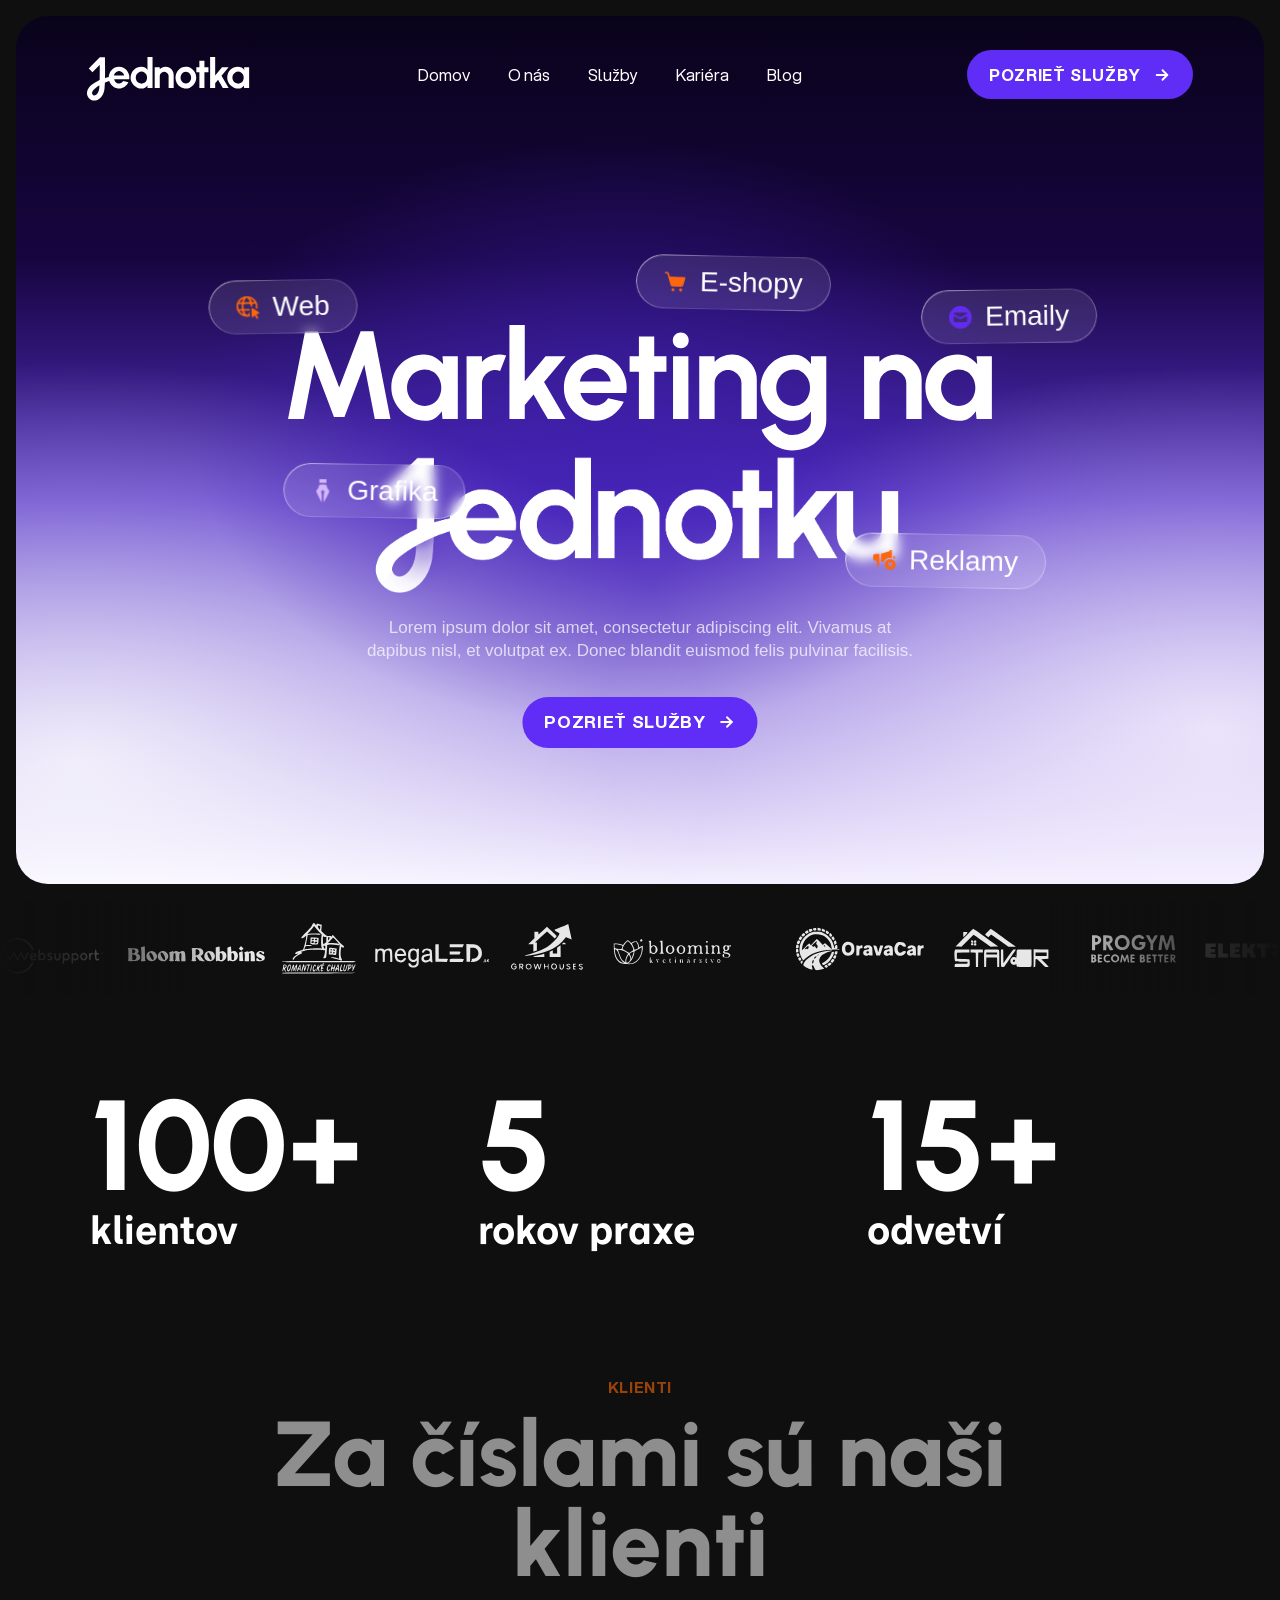
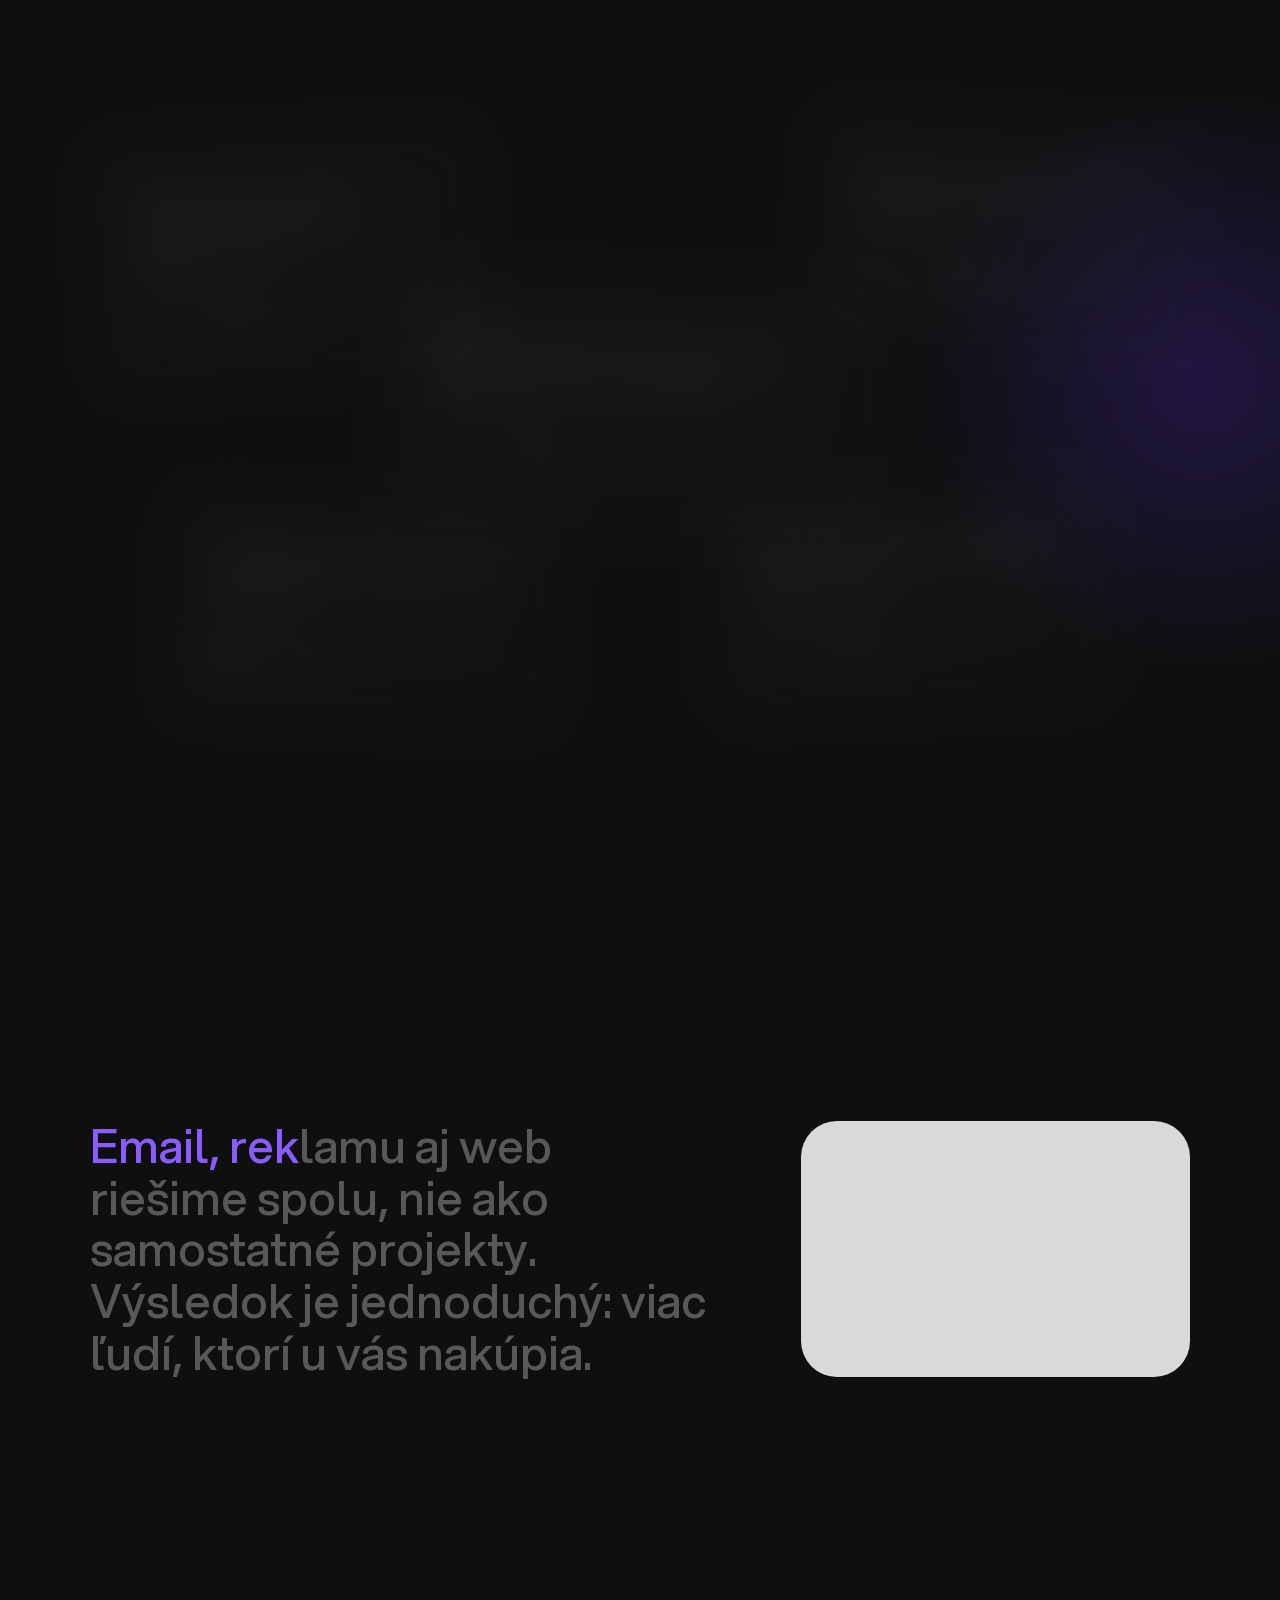
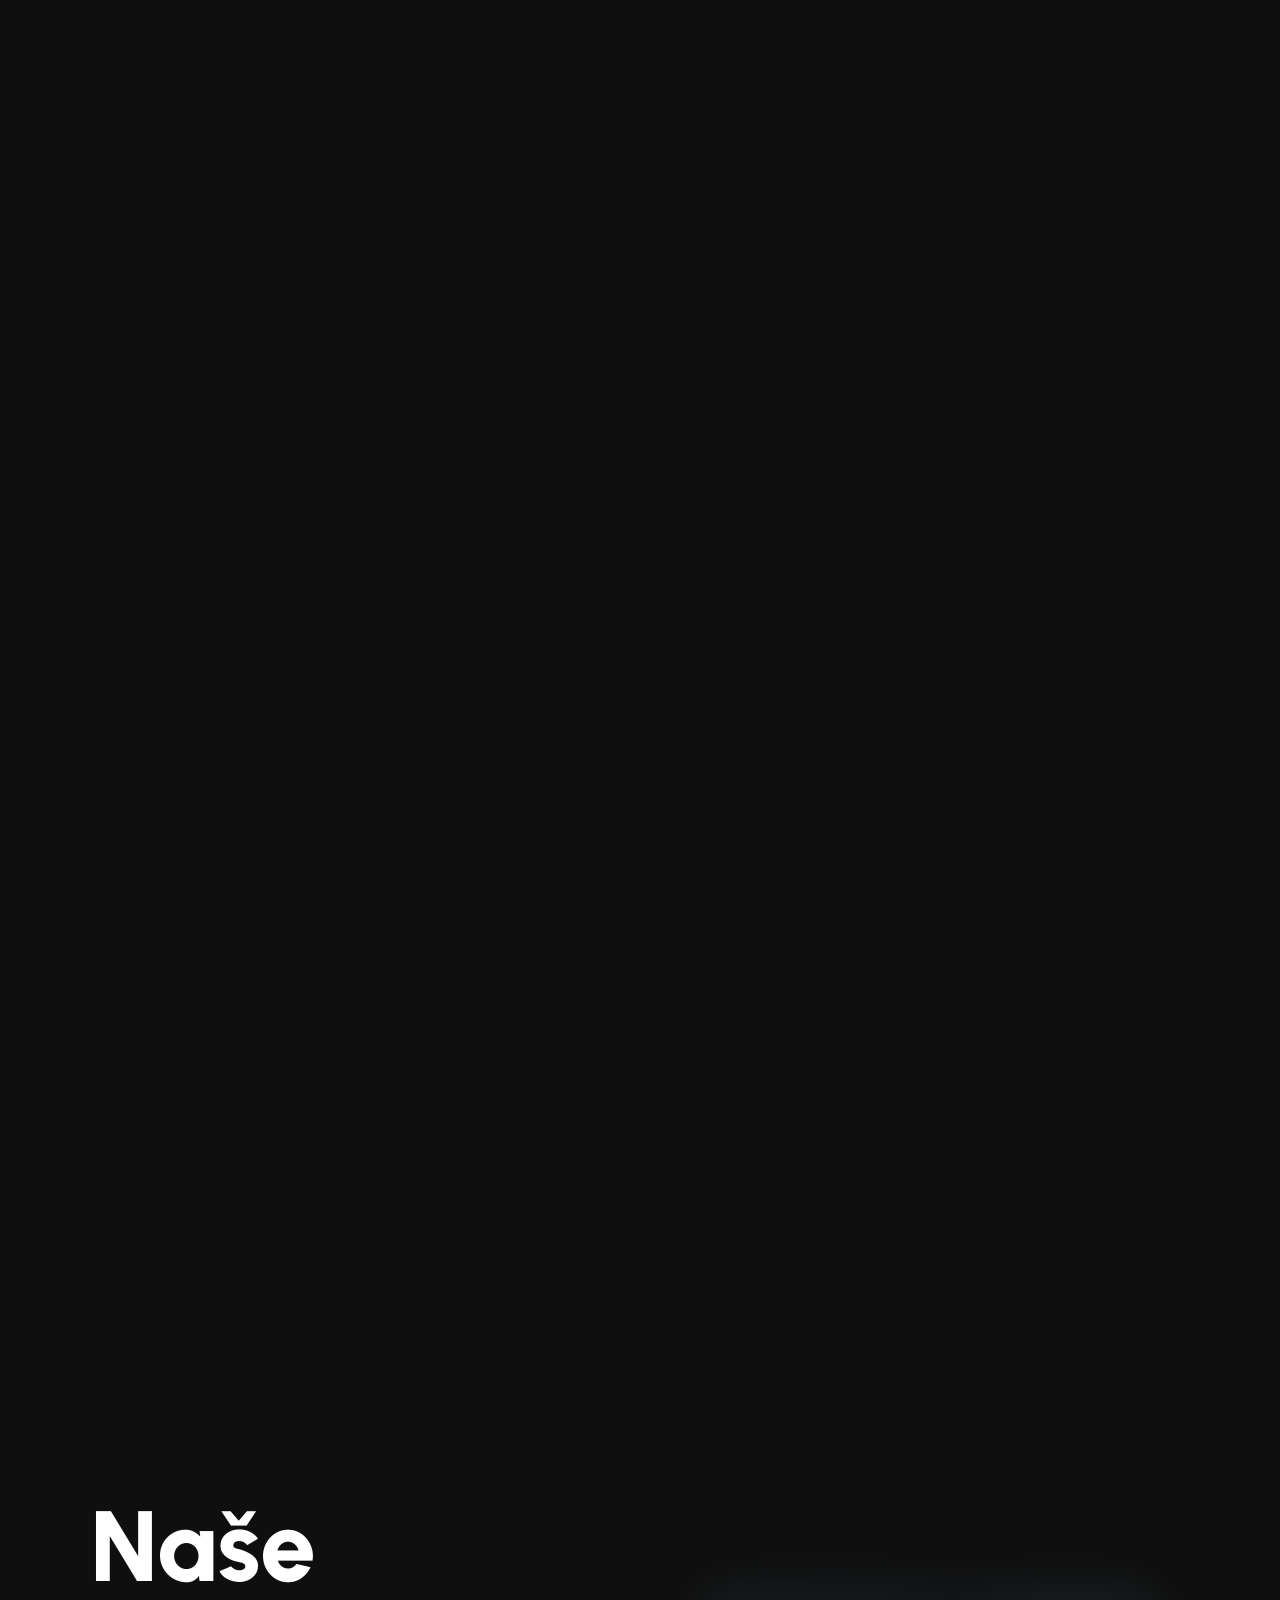
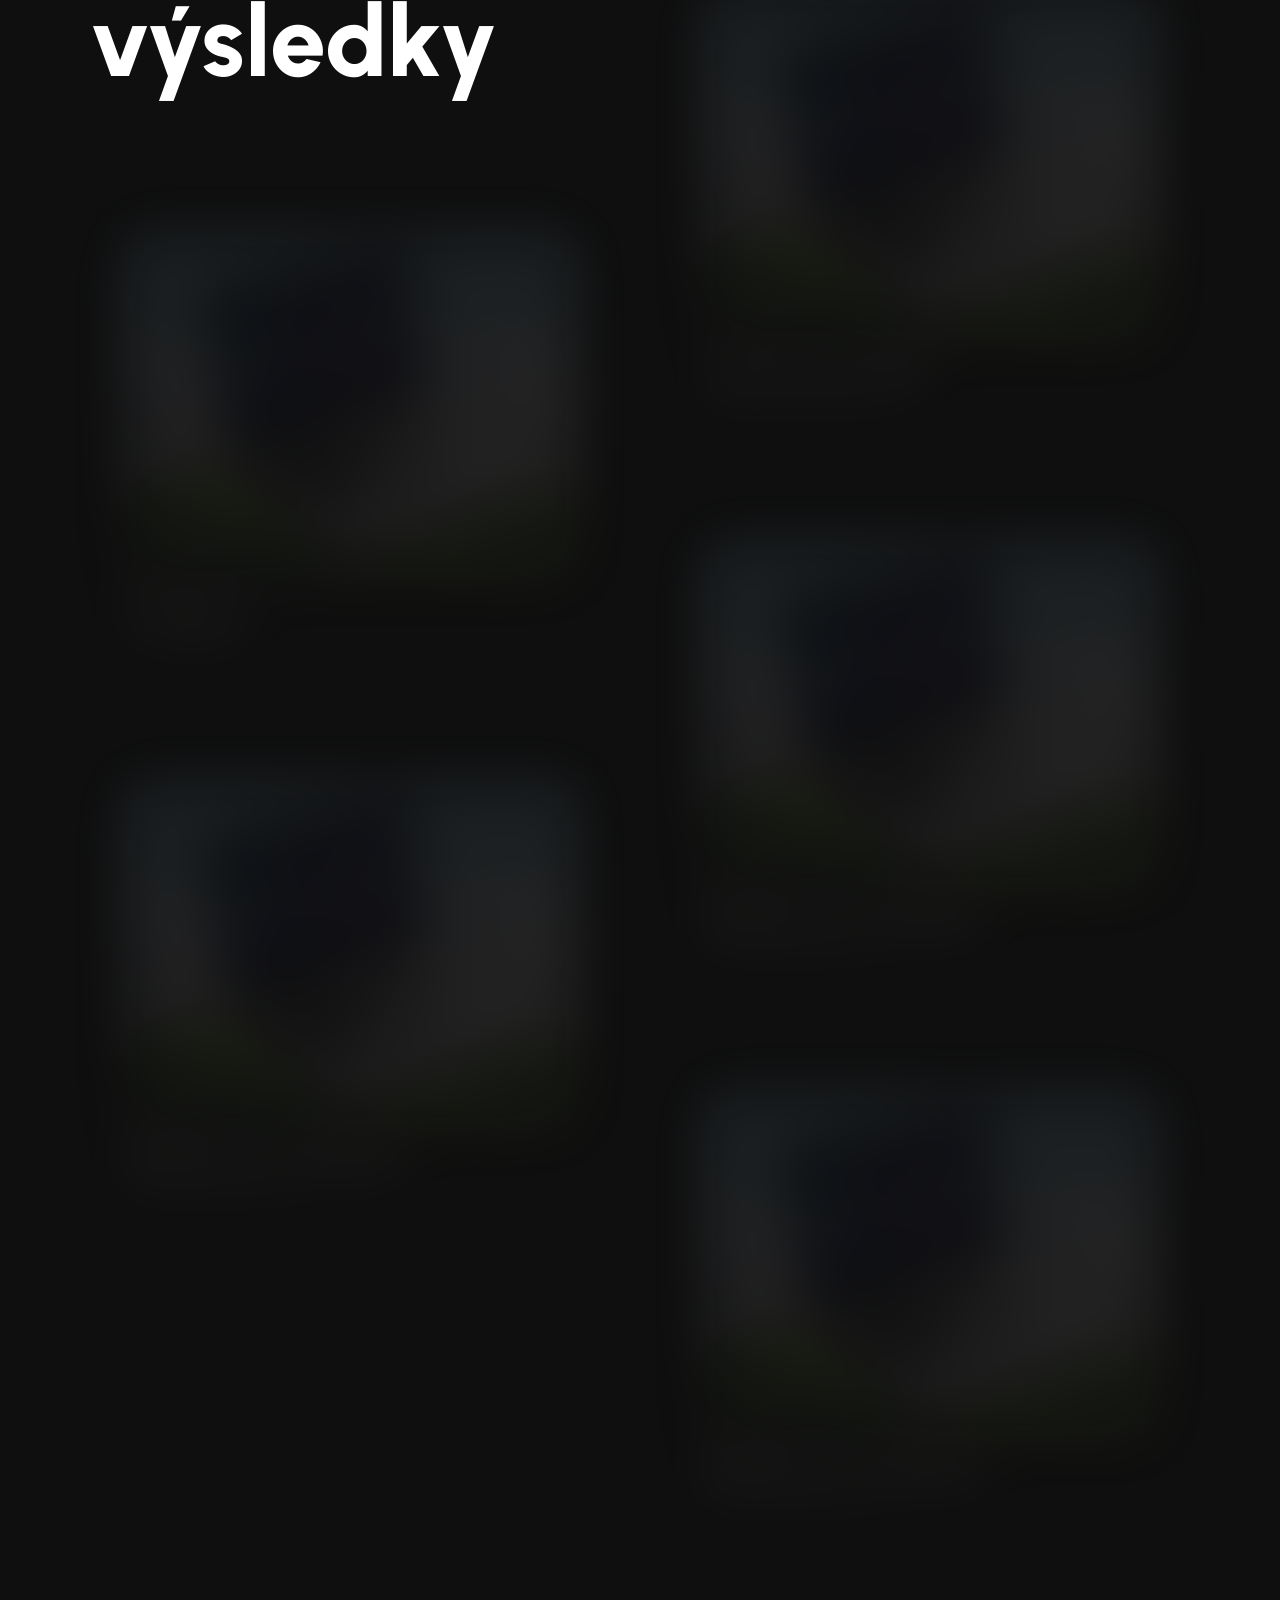
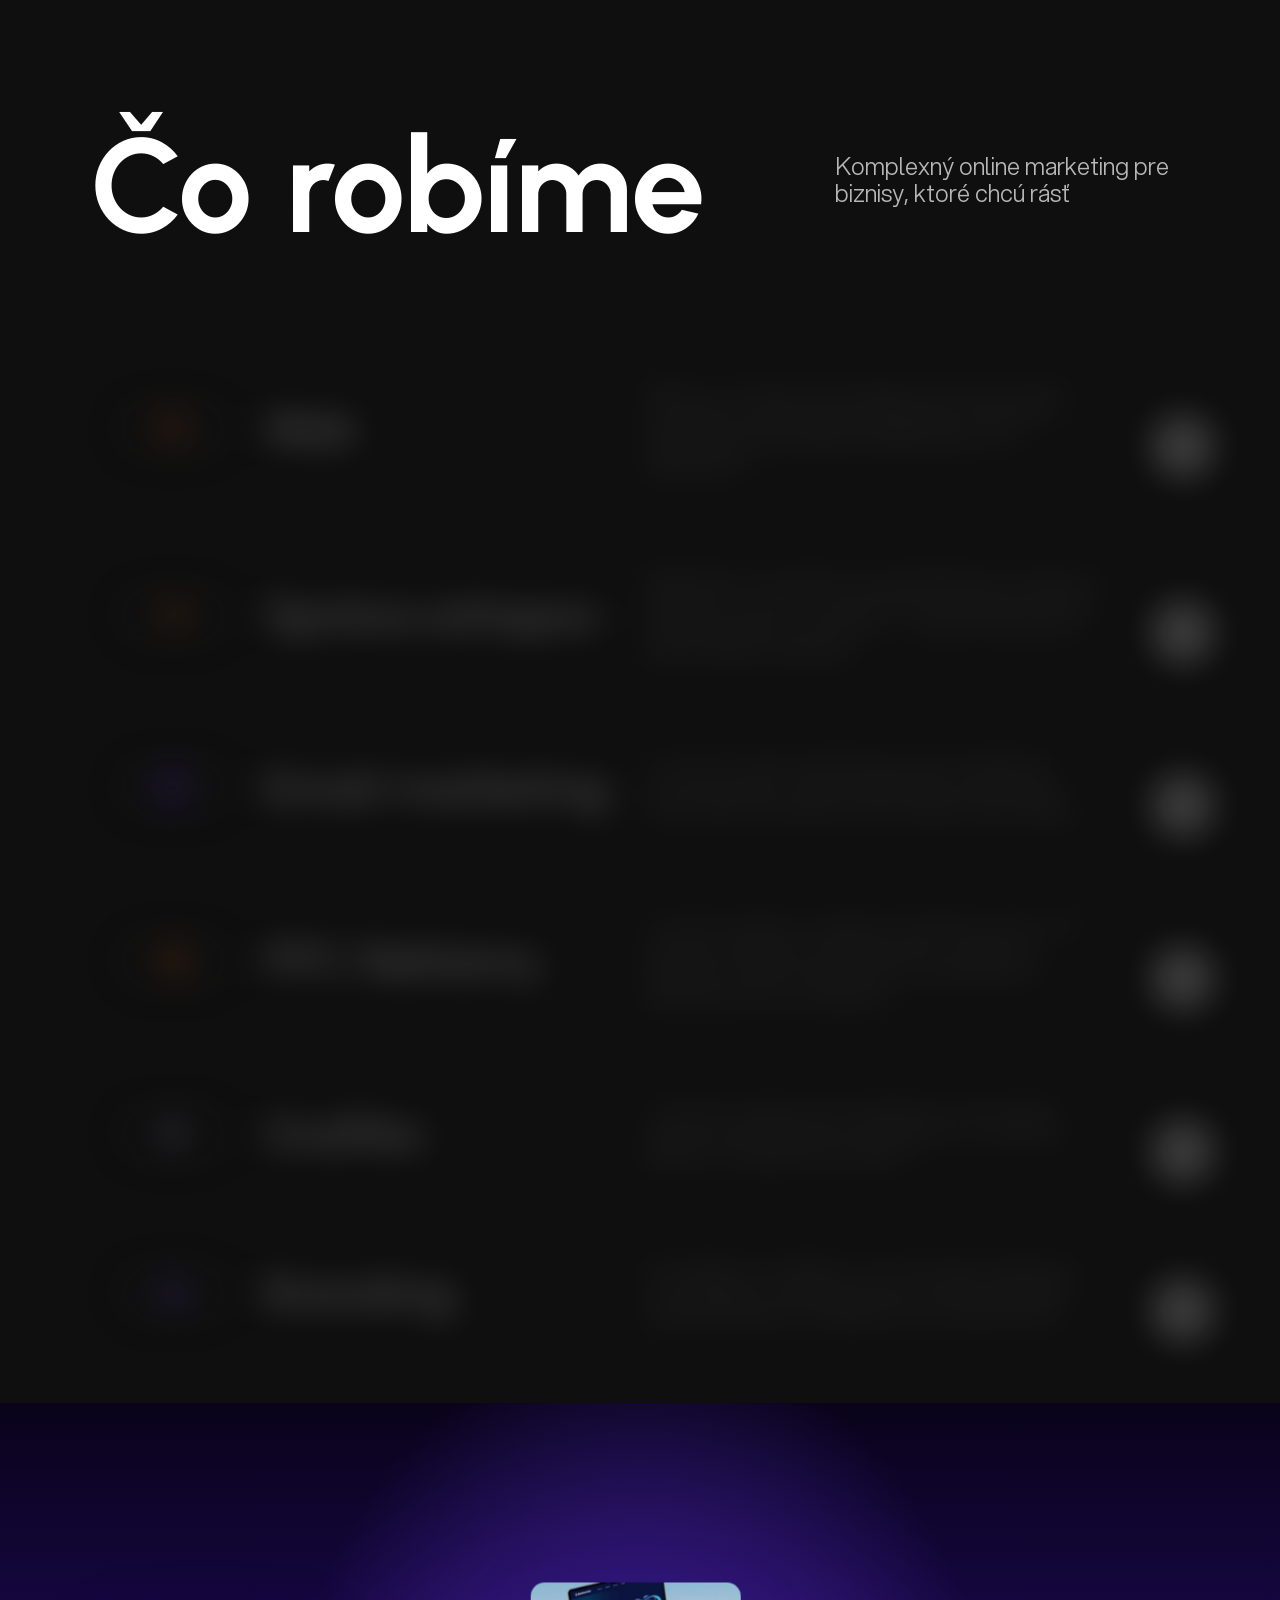
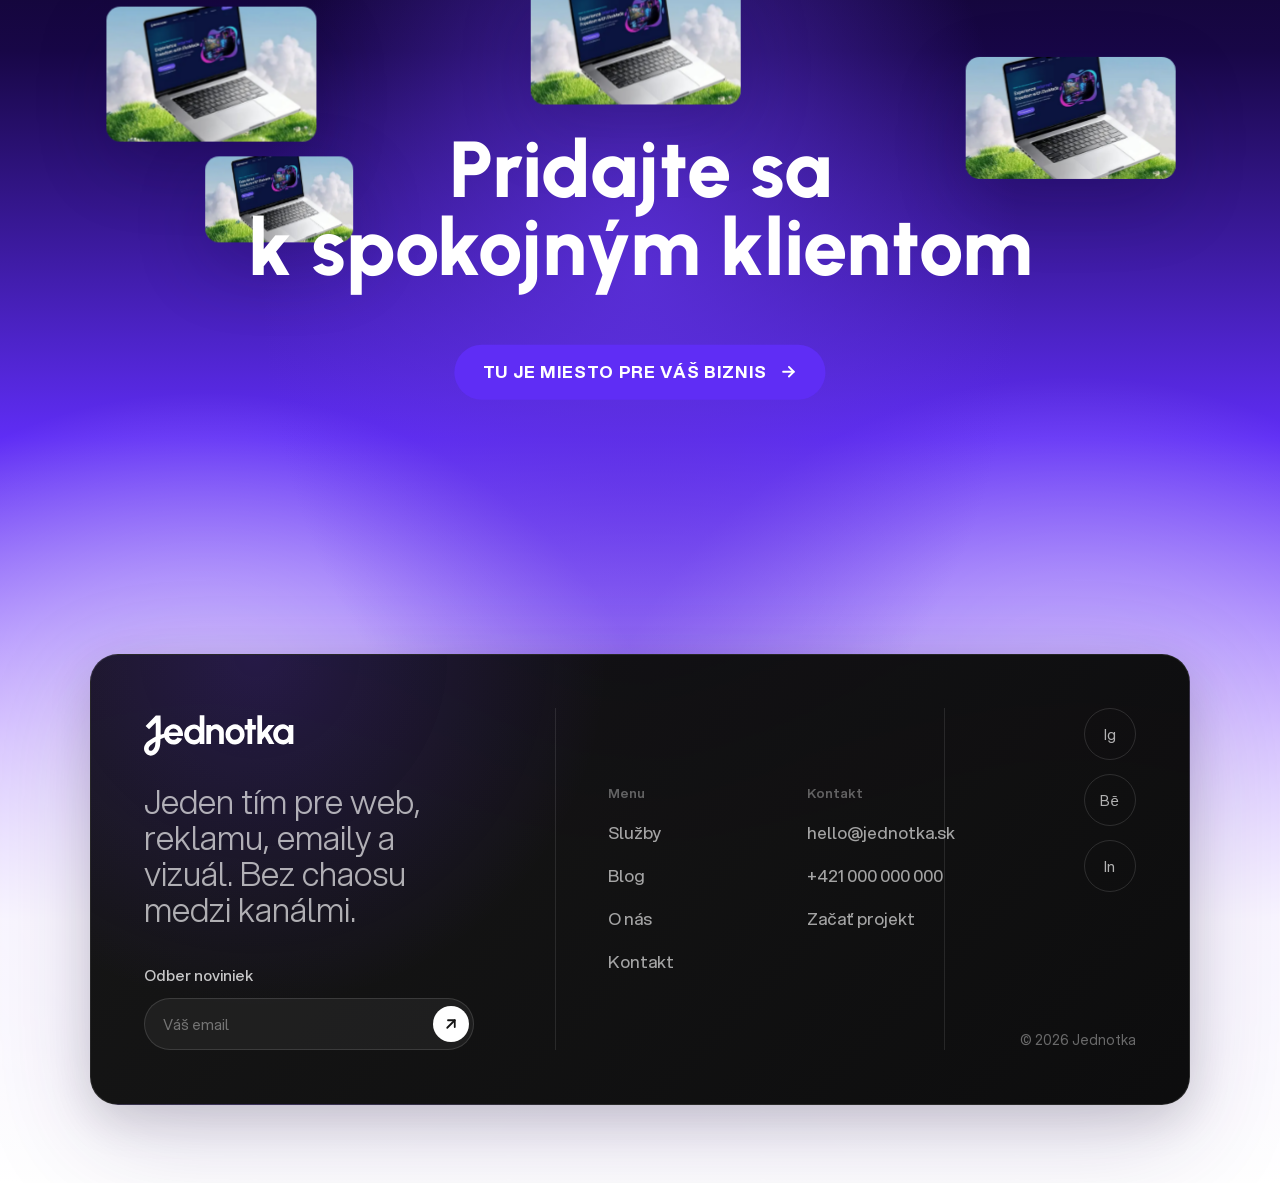
<file: index.html>
<!doctype html>
<html lang="sk">
  <head>
    <meta charset="UTF-8" />
    <meta name="viewport" content="width=device-width, initial-scale=1.0" />
    <title>Jednotka - Marketing na Jednotku</title>

    <link rel="preconnect" href="https://fonts.googleapis.com" />
    <link rel="preconnect" href="https://fonts.gstatic.com" crossorigin />
    <link
      href="https://fonts.googleapis.com/css2?family=Momo+Trust+Sans:wght@400;500;600;700;800&family=Urbanist:wght@400;500;600;700;800;900&display=swap"
      rel="stylesheet"
    />

    <link rel="stylesheet" href="css/variables.css" />
    <link rel="stylesheet" href="css/main.css" />
    <link rel="stylesheet" href="css/pages/home.css" />
  </head>
  <body>
    <main class="hero">
      <header class="site-header" aria-label="Hlavná navigácia">
        <a class="site-header-logo" href="/" aria-label="Jednotka">
          <img src="assets/logo/Jednotka.svg" alt="" />
        </a>

        <nav class="site-nav" id="site-nav" aria-label="Primárna navigácia">
          <a href="/">Domov</a>
          <a href="about.html">O nás</a>
          <a href="sluzby.html">Služby</a>
          <a href="#kariera">Kariéra</a>
          <a href="blog.html">Blog</a>
        </nav>

        <a class="button button--primary site-header-button" href="sluzby.html" aria-label="Pozrieť služby">
          <span class="button-label" aria-hidden="true">
            <span class="button-label-track">
              <span class="button-label-line">Pozrieť služby</span>
              <span class="button-label-line">Pozrieť služby</span>
            </span>
          </span>
          <span class="button-arrow" aria-hidden="true">
            <svg viewBox="0 0 24 24">
              <path d="M7 17 17 7" />
              <path d="M8 7h9v9" />
            </svg>
          </span>
        </a>

        <button
          class="site-nav-toggle"
          type="button"
          aria-label="Otvoriť menu"
          aria-expanded="false"
          aria-controls="site-nav"
        >
          <span class="site-nav-toggle-line"></span>
          <span class="site-nav-toggle-line"></span>
          <span class="site-nav-toggle-line"></span>
        </button>
      </header>

      <div class="hero-frame">
        <div class="hero-badge-row">
          <div class="hero-badge hero-badge--web">
            <img class="hero-badge-icon" src="assets/icons/web.png" alt="" />
            <span>Web</span>
          </div>

          <div class="hero-badge hero-badge--eshopy">
            <img class="hero-badge-icon" src="assets/icons/services-eshop.svg" alt="" />
            <span>E-shopy</span>
          </div>

          <div class="hero-badge hero-badge--emaily">
            <img class="hero-badge-icon" src="assets/icons/email.png" alt="" />
            <span>Emaily</span>
          </div>

          <div class="hero-badge hero-badge--grafika">
            <img class="hero-badge-icon" src="assets/icons/grafika.png" alt="" />
            <span>Grafika</span>
          </div>

          <div class="hero-badge hero-badge--reklamy">
            <img class="hero-badge-icon" src="assets/icons/ppc.png" alt="" />
            <span>Reklamy</span>
          </div>
        </div>

        <h1 class="hero-title" aria-label="Marketing na Jednotku">
          <img
            class="hero-title-line hero-title-line--top"
            src="assets/logo/Marketing na.svg"
            alt=""
          />
          <img
            class="hero-title-line hero-title-line--bottom"
            src="assets/logo/Jednotku.png"
            alt=""
          />
        </h1>

        <div class="hero-copy">
          <p>
            Lorem ipsum dolor sit amet, consectetur adipiscing elit. Vivamus at dapibus nisl, et
            volutpat ex. Donec blandit euismod felis pulvinar facilisis.
          </p>

          <a class="button button--primary" href="sluzby.html" aria-label="Pozrieť služby">
            <span class="button-label" aria-hidden="true">
              <span class="button-label-track">
                <span class="button-label-line">Pozrieť služby</span>
                <span class="button-label-line">Pozrieť služby</span>
              </span>
            </span>
            <span class="button-arrow" aria-hidden="true">
              <svg viewBox="0 0 24 24">
                <path d="M7 17 17 7" />
                <path d="M8 7h9v9" />
              </svg>
            </span>
          </a>
        </div>
      </div>
    </main>

    <section class="logo-strip" id="logo-strip" aria-label="Naši klienti">
      <div class="logo-strip-track">
        <div class="logo-strip-group">
          <img src="assets/logo/moving-stripe/logo-stripe-1.svg" alt="" />
          <img src="assets/logo/moving-stripe/logo-stripe-2.svg" alt="" />
        </div>
        <div class="logo-strip-group" aria-hidden="true">
          <img src="assets/logo/moving-stripe/logo-stripe-1.svg" alt="" />
          <img src="assets/logo/moving-stripe/logo-stripe-2.svg" alt="" />
        </div>
      </div>
    </section>
    <section class="stats-section" id="stats" aria-label="Výsledky agentúry">
      <div class="stats-grid">
        <div class="stat-item">
          <strong data-count-to="100" data-count-suffix="+">100+</strong>
          <span>klientov</span>
        </div>
        <div class="stat-item">
          <strong data-count-to="5">5</strong>
          <span>rokov praxe</span>
        </div>
        <div class="stat-item">
          <strong data-count-to="15" data-count-suffix="+">15+</strong>
          <span>odvetví</span>
        </div>
      </div>

      <div class="testimonials-wrap" aria-labelledby="testimonials-title">
        <div class="testimonials-intro">
          <span>Klienti</span>
          <h2 id="testimonials-title">Za číslami sú naši klienti</h2>
        </div>

        <div class="testimonials-field">
          <article class="testimonial-card testimonial-card--one">
            <div class="testimonial-card-inner">
              <p>“Jednotka nám upratala marketing do jedného systému. Konečne vieme, čo funguje a prečo.”</p>
              <footer>
                <span class="testimonial-avatar testimonial-avatar--one" aria-hidden="true"></span>
                <span>
                  <strong>Mária Kováčová</strong>
                  <small>E-shop s kozmetikou</small>
                </span>
              </footer>
            </div>
          </article>

          <article class="testimonial-card testimonial-card--two">
            <div class="testimonial-card-inner">
              <p>“Web, reklamy aj emaily začali spolupracovať. Výsledky prišli rýchlejšie, než sme čakali.”</p>
              <footer>
                <span class="testimonial-avatar testimonial-avatar--two" aria-hidden="true"></span>
                <span>
                  <strong>Tomáš Hric</strong>
                  <small>Fitness centrum</small>
                </span>
              </footer>
            </div>
          </article>

          <article class="testimonial-card testimonial-card--three">
            <div class="testimonial-card-inner">
              <p>“Najviac oceňujem, že neriešili len pekný dizajn, ale celý predajný tok.”</p>
              <footer>
                <span class="testimonial-avatar testimonial-avatar--three" aria-hidden="true"></span>
                <span>
                  <strong>Lucia Benková</strong>
                  <small>Lokálna značka</small>
                </span>
              </footer>
            </div>
          </article>

          <article class="testimonial-card testimonial-card--four">
            <div class="testimonial-card-inner">
              <p>“Komunikácia bola jednoduchá, výstupy čisté a kampane mali jasný smer.”</p>
              <footer>
                <span class="testimonial-avatar testimonial-avatar--four" aria-hidden="true"></span>
                <span>
                  <strong>Peter Varga</strong>
                  <small>B2B služby</small>
                </span>
              </footer>
            </div>
          </article>

          <article class="testimonial-card testimonial-card--five">
            <div class="testimonial-card-inner">
              <p>“Zrazu sme mali jasné priority. Menej chaosu, viac objednávok a lepší prehľad.”</p>
              <footer>
                <span class="testimonial-avatar testimonial-avatar--five" aria-hidden="true"></span>
                <span>
                  <strong>Nina Poláková</strong>
                  <small>Prémiový retail</small>
                </span>
              </footer>
            </div>
          </article>
        </div>
      </div>
    </section>
    <section class="approach-section" aria-label="Ako premýšľame nad marketingom">
      <div class="approach-grid">
        <p class="gradient-wave-text" data-gradient-wave-text>
          Email, reklamu aj web riešime spolu, nie ako samostatné projekty. Výsledok je jednoduchý: viac ľudí, ktorí u vás nakúpia.
        </p>
        <div class="approach-window" aria-hidden="true"></div>
      </div>
    </section>
    <section class="results-section" aria-labelledby="results-title">
      <div class="results-grid">
        <div class="results-column results-column--left">
          <h2 id="results-title">Naše<br />výsledky</h2>

          <article class="project-card">
            <a class="project-card-link" href="#">
              <figure class="project-media">
                <img src="img/projects/placeholder.jpg" alt="" />
                <span class="content-badge">
                  <svg class="content-badge-icon" viewBox="0 0 24 24" aria-hidden="true">
                    <path d="M4 13h3l8 4V7l-8 4H4z" />
                    <path d="M7 13v5.5" />
                    <path d="M15 10.5h3" />
                    <circle cx="19" cy="14" r="2.4" />
                  </svg>
                  Redizajn
                </span>
              </figure>
              <h3>Progym</h3>
              <p>Fitness centrum</p>
            </a>
          </article>

          <article class="project-card">
            <a class="project-card-link" href="#">
              <figure class="project-media">
                <img src="img/projects/placeholder.jpg" alt="" />
                <span class="content-badge">
                  <svg class="content-badge-icon" viewBox="0 0 24 24" aria-hidden="true">
                    <path d="M4 13h3l8 4V7l-8 4H4z" />
                    <path d="M7 13v5.5" />
                    <path d="M15 10.5h3" />
                    <circle cx="19" cy="14" r="2.4" />
                  </svg>
                  Redizajn
                </span>
              </figure>
              <h3>Štýlová a krásna</h3>
              <p>E-shop s kozmetikou</p>
            </a>
          </article>
        </div>

        <div class="results-column results-column--right">
          <article class="project-card">
            <a class="project-card-link" href="#">
              <figure class="project-media">
                <img src="img/projects/placeholder.jpg" alt="" />
                <span class="content-badge">
                  <svg class="content-badge-icon" viewBox="0 0 24 24" aria-hidden="true">
                    <path d="M4 13h3l8 4V7l-8 4H4z" />
                    <path d="M7 13v5.5" />
                    <path d="M15 10.5h3" />
                    <circle cx="19" cy="14" r="2.4" />
                  </svg>
                  Redizajn
                </span>
              </figure>
              <h3>Cammino OZ</h3>
              <p>Nezisková organizácia</p>
            </a>
          </article>

          <article class="project-card">
            <a class="project-card-link" href="#">
              <figure class="project-media">
                <img src="img/projects/placeholder.jpg" alt="" />
                <span class="content-badge">
                  <svg class="content-badge-icon" viewBox="0 0 24 24" aria-hidden="true">
                    <path d="M4 13h3l8 4V7l-8 4H4z" />
                    <path d="M7 13v5.5" />
                    <path d="M15 10.5h3" />
                    <circle cx="19" cy="14" r="2.4" />
                  </svg>
                  Redizajn
                </span>
              </figure>
              <h3>Štýlová a krásna</h3>
              <p>E-shop s kozmetikou</p>
            </a>
          </article>

          <article class="project-card">
            <a class="project-card-link" href="#">
              <figure class="project-media">
                <img src="img/projects/placeholder.jpg" alt="" />
                <span class="content-badge">
                  <svg class="content-badge-icon" viewBox="0 0 24 24" aria-hidden="true">
                    <path d="M4 13h3l8 4V7l-8 4H4z" />
                    <path d="M7 13v5.5" />
                    <path d="M15 10.5h3" />
                    <circle cx="19" cy="14" r="2.4" />
                  </svg>
                  Redizajn
                </span>
              </figure>
              <h3>Štýlová a krásna</h3>
              <p>E-shop s kozmetikou</p>
            </a>
          </article>
        </div>
      </div>
    </section>
    <section class="services-overview-section" id="sluzby" aria-labelledby="services-overview-title">
      <div class="services-overview-header">
        <h2 id="services-overview-title">Čo robíme</h2>
        <p>Komplexný online marketing pre biznisy, ktoré chcú rásť</p>
      </div>

      <div class="services-overview-list">
        <a class="service-row" href="sluzby.html">
          <span class="content-badge service-icon" aria-hidden="true">
            <img class="content-badge-icon" src="assets/icons/web.png" alt="" />
          </span>
          <strong>Web</strong>
          <span class="service-copy">Weby a e-shopy navrhujeme tak, aby neboli len pekné, ale hlavne prehľadné, funkčné a pripravené premieňať návštevníkov na zákazníkov.</span>
          <span class="service-arrow" aria-hidden="true">
            <svg class="service-arrow-icon" viewBox="0 0 24 24">
              <path d="M7 17 17 7" />
              <path d="M8 7h9v9" />
            </svg>
          </span>
        </a>

        <a class="service-row" href="sluzby.html">
          <span class="content-badge service-icon" aria-hidden="true">
            <img class="content-badge-icon" src="assets/icons/services-eshop.svg" alt="" />
          </span>
          <strong>Správa eshopov</strong>
          <span class="service-copy">Nastavíme, upravíme aj rozbehneme e-shop na platforme, ktorú už používate. Platobné brány, redizajn, úpravy na mieru — všetko tak, aby e-shop reálne predával.</span>
          <span class="service-arrow" aria-hidden="true">
            <svg class="service-arrow-icon" viewBox="0 0 24 24">
              <path d="M7 17 17 7" />
              <path d="M8 7h9v9" />
            </svg>
          </span>
        </a>

        <a class="service-row" href="sluzby.html">
          <span class="content-badge service-icon" aria-hidden="true">
            <img class="content-badge-icon" src="assets/icons/email.png" alt="" />
          </span>
          <strong>Email marketing</strong>
          <span class="service-copy">Tvoríme email marketing a automatizácie, ktoré pracujú s vašou databázou dlhodobo. Od prvého kontaktu až po opakovaný nákup.</span>
          <span class="service-arrow" aria-hidden="true">
            <svg class="service-arrow-icon" viewBox="0 0 24 24">
              <path d="M7 17 17 7" />
              <path d="M8 7h9v9" />
            </svg>
          </span>
        </a>

        <a class="service-row" href="sluzby.html">
          <span class="content-badge service-icon" aria-hidden="true">
            <img class="content-badge-icon" src="assets/icons/ppc.png" alt="" />
          </span>
          <strong>PPC Reklamy</strong>
          <span class="service-copy">Tvoríme všetky vizuálne materiály, ktoré váš biznis potrebuje: od príspevkov, reklám a bannerov až po tlačoviny a podklady pre každodennú komunikáciu.</span>
          <span class="service-arrow" aria-hidden="true">
            <svg class="service-arrow-icon" viewBox="0 0 24 24">
              <path d="M7 17 17 7" />
              <path d="M8 7h9v9" />
            </svg>
          </span>
        </a>

        <a class="service-row" href="sluzby.html">
          <span class="content-badge service-icon" aria-hidden="true">
            <img class="content-badge-icon" src="assets/icons/grafika.png" alt="" />
          </span>
          <strong>Grafika</strong>
          <span class="service-copy">Tvoríme vizuály a komunikáciu, ktoré držia jednotný štýl naprieč reklamami, sociálnymi sieťami, emailami aj webom.</span>
          <span class="service-arrow" aria-hidden="true">
            <svg class="service-arrow-icon" viewBox="0 0 24 24">
              <path d="M7 17 17 7" />
              <path d="M8 7h9v9" />
            </svg>
          </span>
        </a>

        <a class="service-row" href="sluzby.html">
          <span class="content-badge service-icon" aria-hidden="true">
            <img class="content-badge-icon" src="assets/icons/branding.png" alt="" />
          </span>
          <strong>Branding</strong>
          <span class="service-copy">Pomáhame značkám vytvoriť jasnú identitu a komunikáciu, vďaka ktorej sú rozpoznateľné, zapamätateľné a odlíšia sa od konkurencie.</span>
          <span class="service-arrow" aria-hidden="true">
            <svg class="service-arrow-icon" viewBox="0 0 24 24">
              <path d="M7 17 17 7" />
              <path d="M8 7h9v9" />
            </svg>
          </span>
        </a>
      </div>
    </section>
    <section class="clients-cta-section" aria-labelledby="clients-cta-title">
      <div class="cursor-trail-layer" aria-hidden="true"></div>

      <div class="floating-project-card floating-project-card--one">
        <img src="img/projects/placeholder.jpg" alt="" />
      </div>
      <div class="floating-project-card floating-project-card--two">
        <img src="img/projects/placeholder.jpg" alt="" />
      </div>
      <div class="floating-project-card floating-project-card--three">
        <img src="img/projects/placeholder.jpg" alt="" />
      </div>
      <div class="floating-project-card floating-project-card--four">
        <img src="img/projects/placeholder.jpg" alt="" />
      </div>
      <div class="floating-project-card floating-project-card--five">
        <img src="img/projects/placeholder.jpg" alt="" />
      </div>
      <div class="floating-project-card floating-project-card--six">
        <img src="img/projects/placeholder.jpg" alt="" />
      </div>

      <div class="clients-cta-content">
        <h2 id="clients-cta-title">Pridajte sa<br />k spokojným klientom</h2>
        <a class="button button--primary" href="sluzby.html" aria-label="Tu je miesto pre váš biznis">
          <span class="button-label" aria-hidden="true">
            <span class="button-label-track">
              <span class="button-label-line">Tu je miesto pre váš biznis</span>
              <span class="button-label-line">Tu je miesto pre váš biznis</span>
            </span>
          </span>
          <span class="button-arrow" aria-hidden="true">
            <svg viewBox="0 0 24 24">
              <path d="M7 17 17 7" />
              <path d="M8 7h9v9" />
            </svg>
          </span>
        </a>
      </div>
      <footer class="site-footer-card" aria-label="Päta stránky">
        <div class="footer-brand">
          <a class="footer-logo" href="index.html" aria-label="Jednotka">
            <img src="assets/logo/Jednotka.svg" alt="" />
          </a>
          <p>Jeden tím pre web, reklamu, emaily a vizuál. Bez chaosu medzi kanálmi.</p>
          <form class="footer-newsletter">
            <label for="footer-email">Odber noviniek</label>
            <div class="footer-newsletter-field">
              <input id="footer-email" type="email" placeholder="Váš email" />
              <button type="submit" aria-label="Odoslať">
                <svg viewBox="0 0 24 24" aria-hidden="true">
                  <path d="M7 17 17 7" />
                  <path d="M8 7h9v9" />
                </svg>
              </button>
            </div>
          </form>
        </div>

        <div class="footer-nav-wrap">
          <nav class="footer-nav" aria-label="Päta navigácia">
            <div class="footer-nav-group">
              <span>Menu</span>
              <a href="sluzby.html">Služby</a>
              <a href="blog.html">Blog</a>
              <a href="about.html">O nás</a>
              <a href="contact.html">Kontakt</a>
            </div>
            <div class="footer-nav-group">
              <span>Kontakt</span>
              <a href="mailto:hello@jednotka.sk">hello@jednotka.sk</a>
              <a href="tel:+421000000000">+421 000 000 000</a>
              <a href="contact.html">Začať projekt</a>
            </div>
          </nav>
        </div>

        <div class="footer-side">
          <div class="footer-socials" aria-label="Sociálne siete">
            <a href="#" aria-label="Instagram">Ig</a>
            <a href="#" aria-label="Behance">Bē</a>
            <a href="#" aria-label="LinkedIn">In</a>
          </div>
          <p>© 2026 Jednotka</p>
        </div>
      </footer>
    </section>
    <script src="js/site-nav.js" defer></script>
    <script src="js/gradient-wave-text.js" defer></script>
    <script src="js/project-reveal.js" defer></script>
    <script src="js/services-reveal.js" defer></script>
    <script src="js/hero-badges.js" defer></script>
    <script src="js/testimonials-reveal.js" defer></script>
    <script src="js/floating-projects.js" defer></script>
    <script src="js/stats-counter.js" defer></script>
  </body>
</html>
</file>
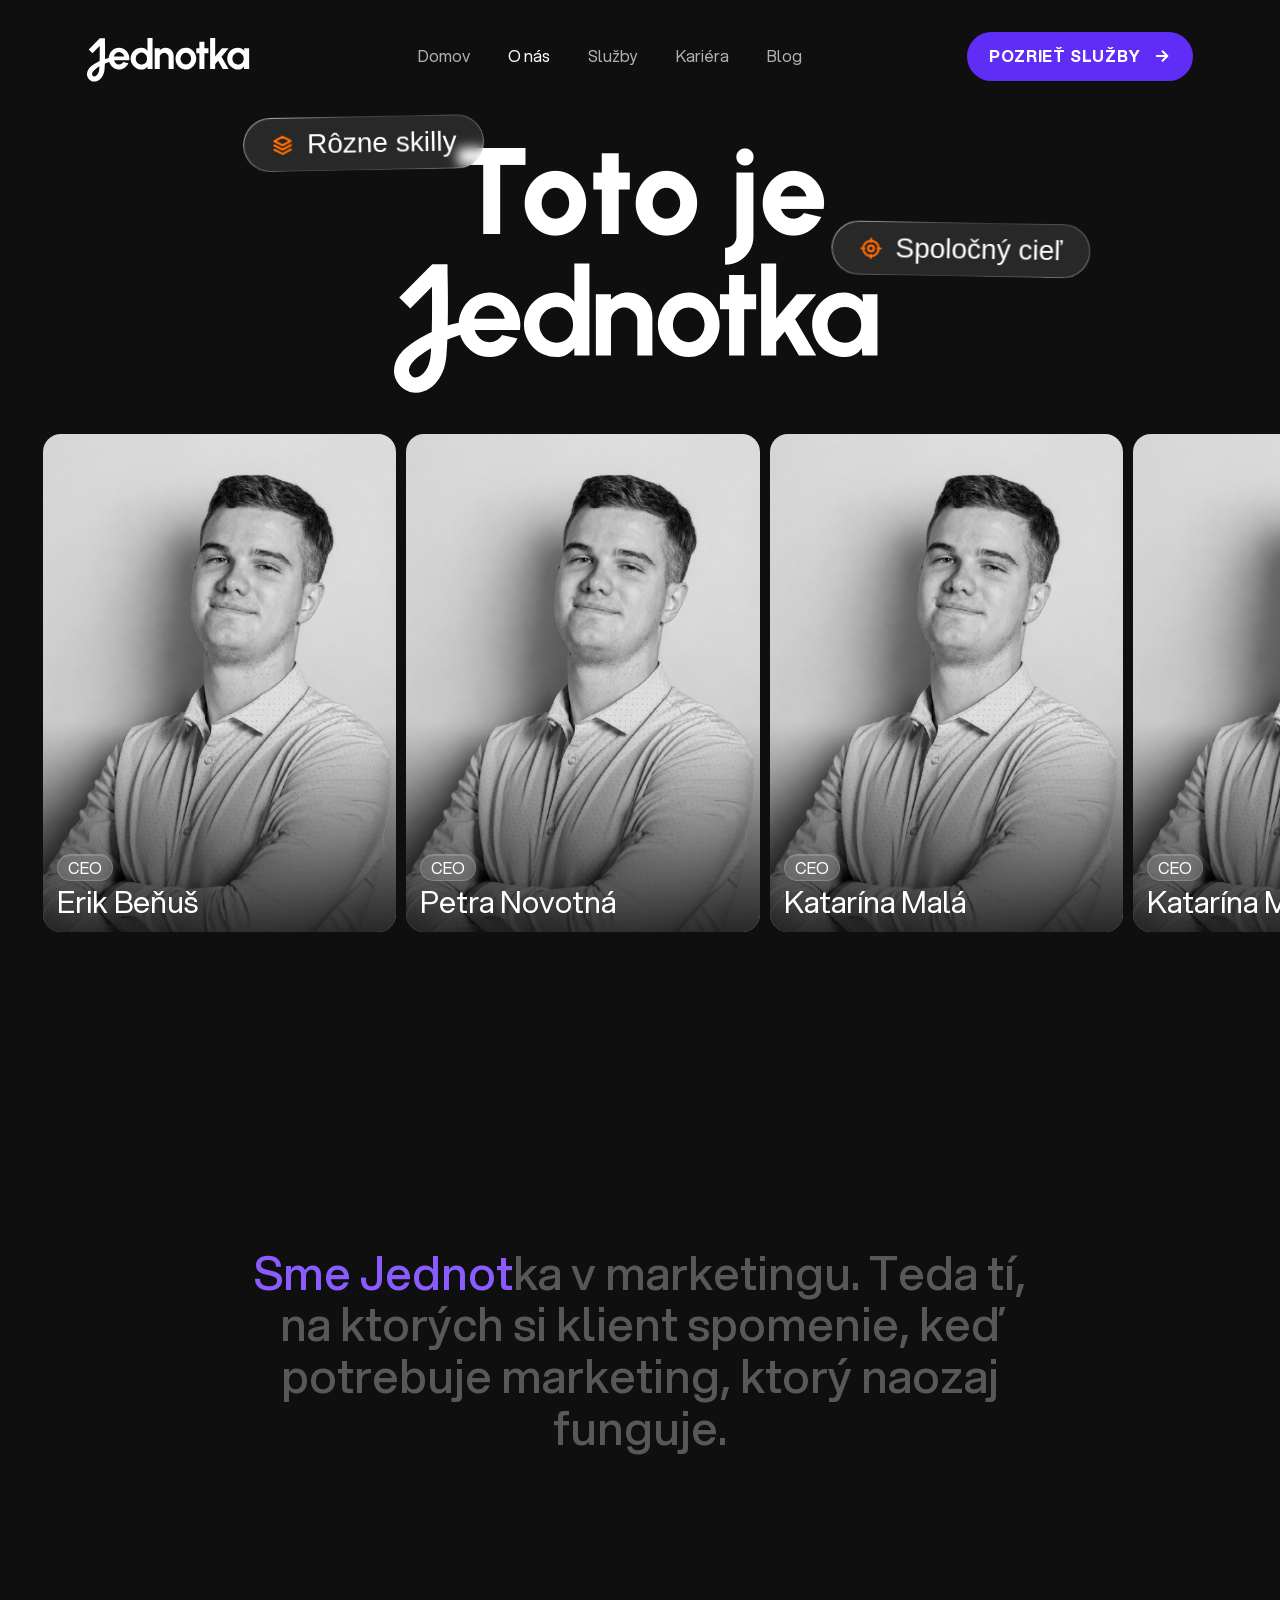
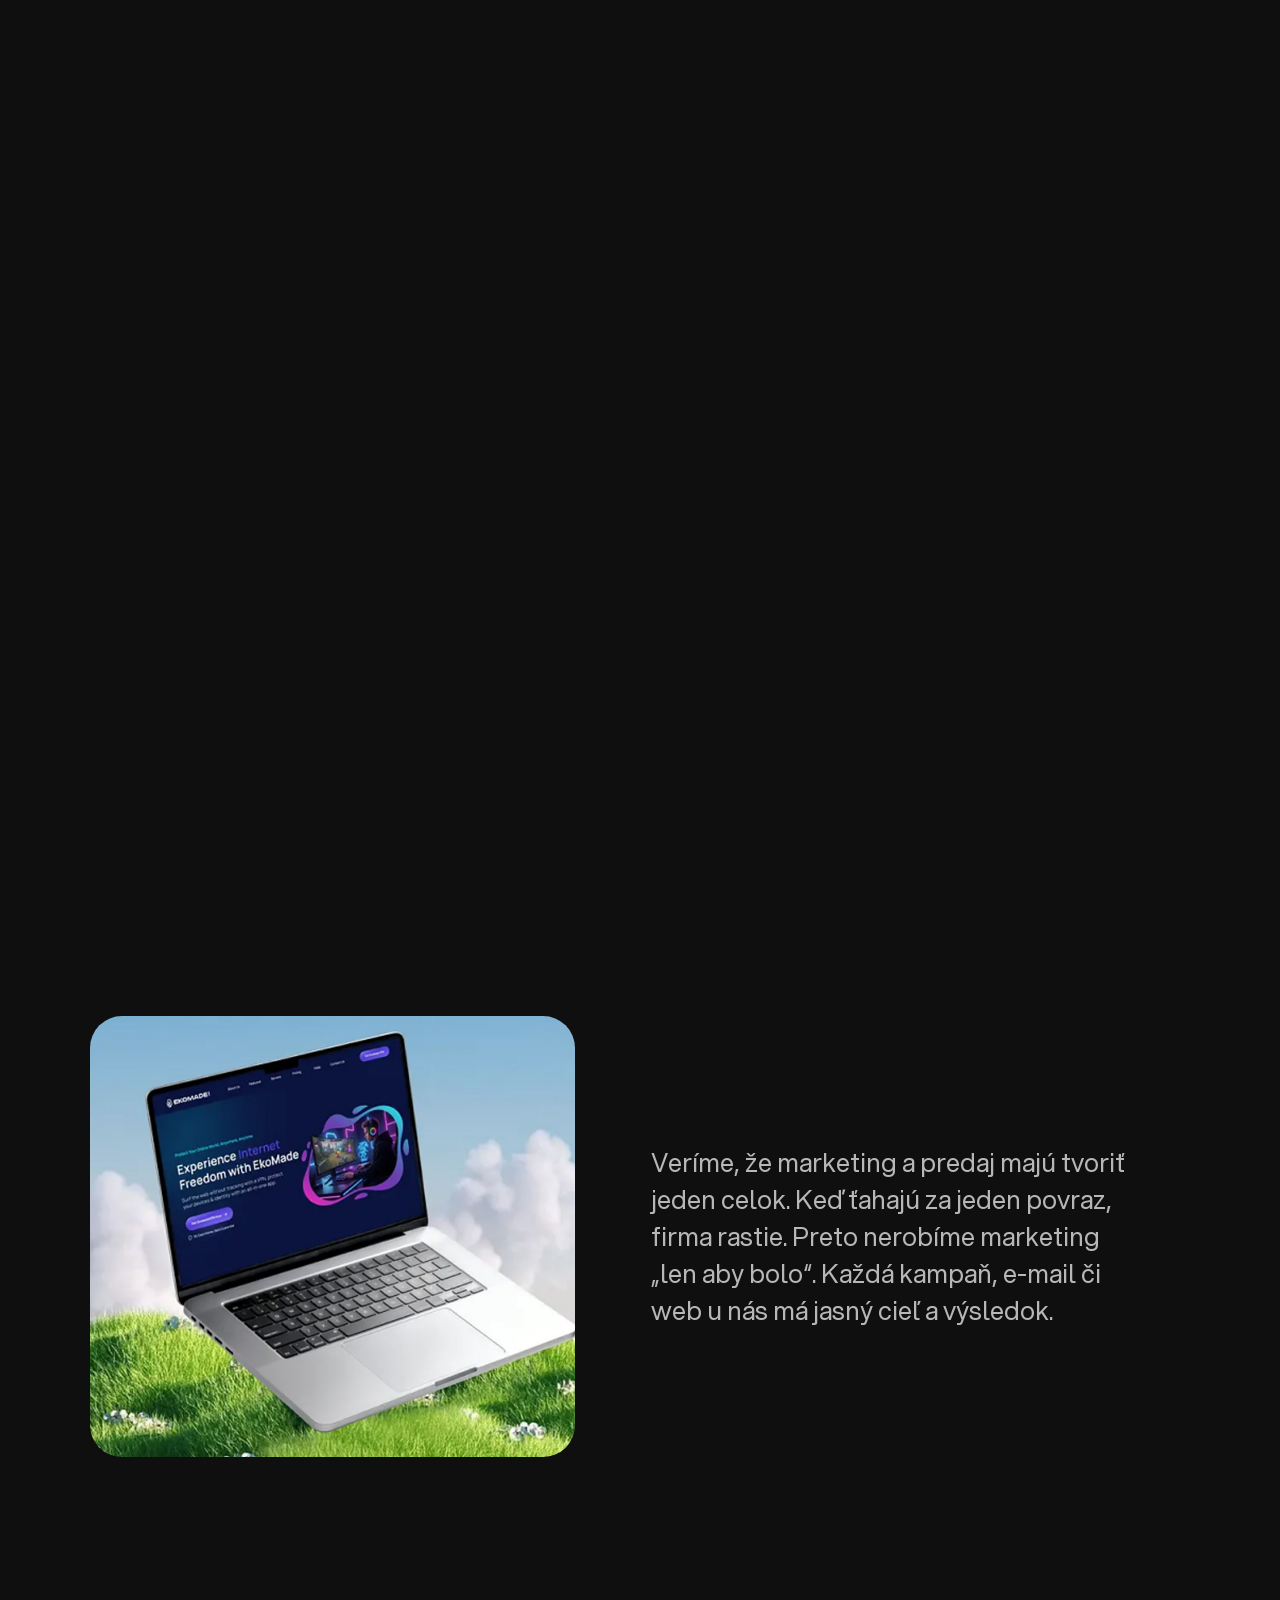
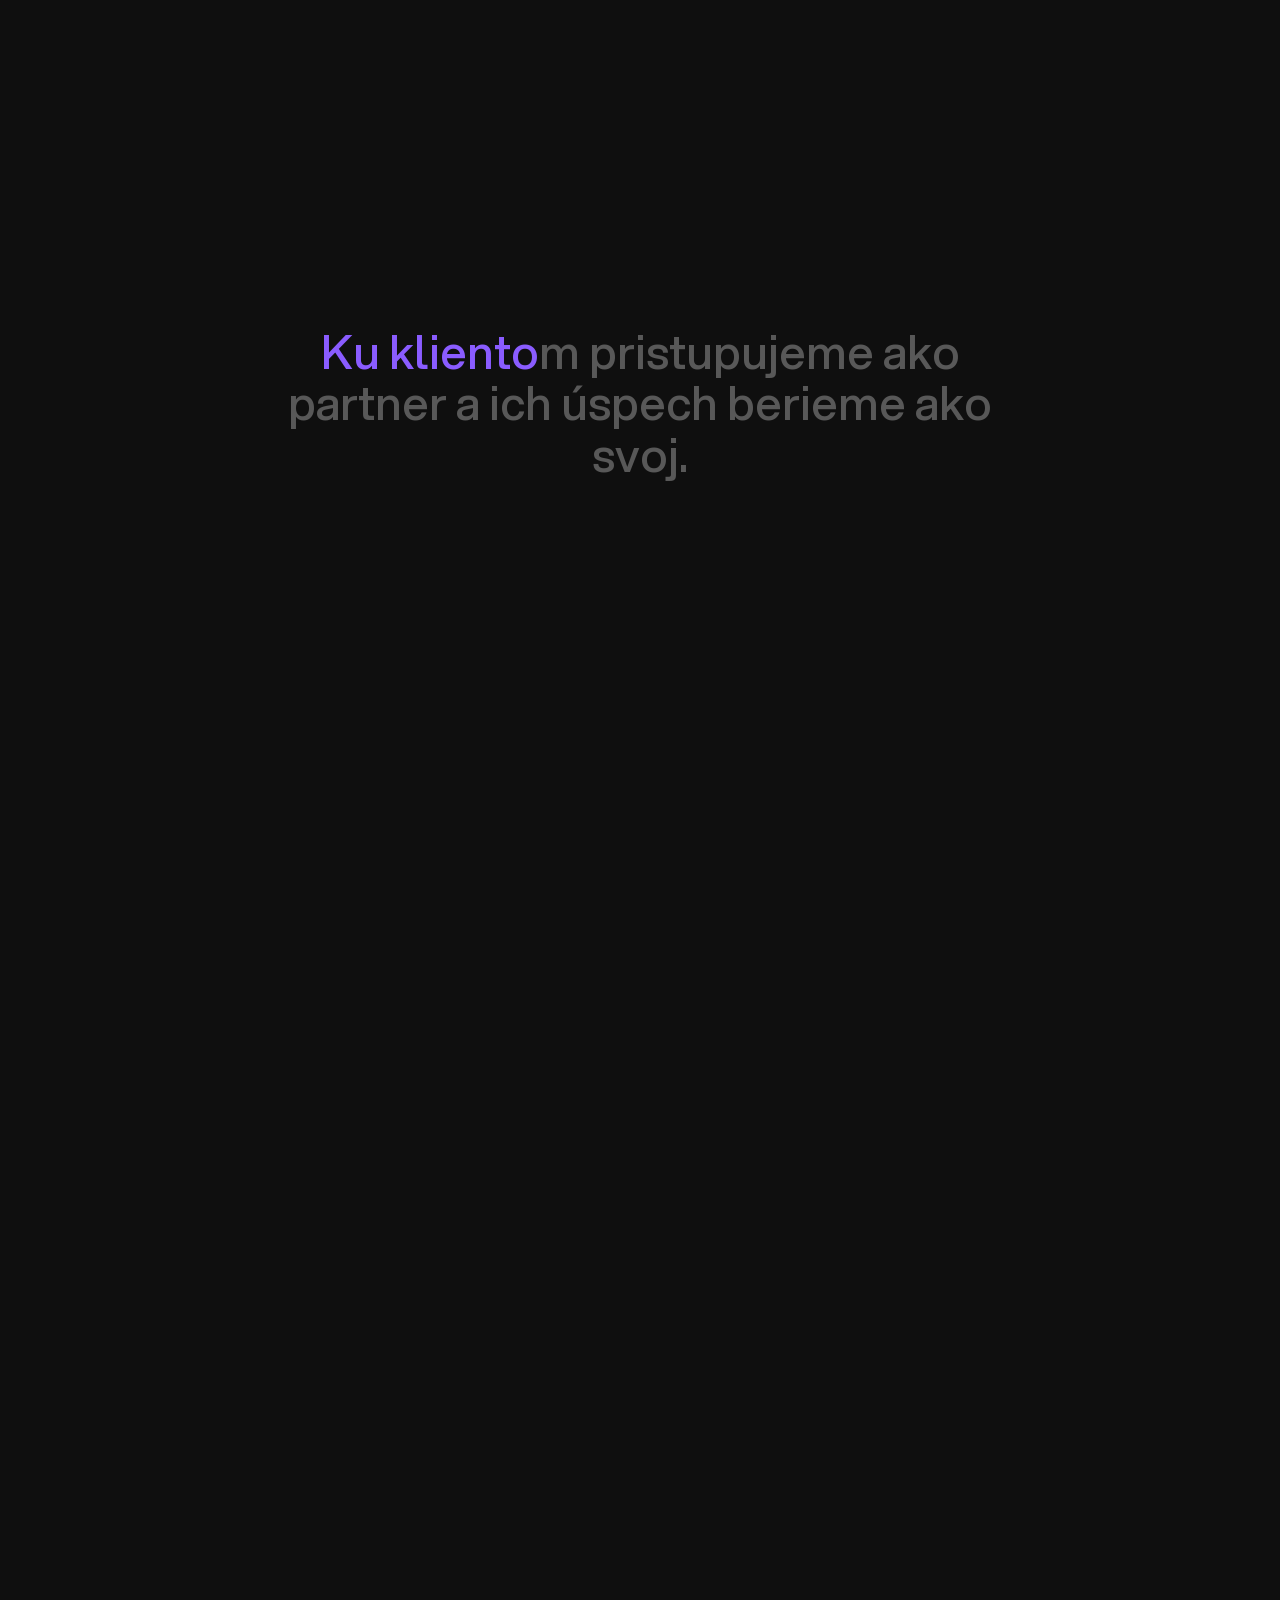
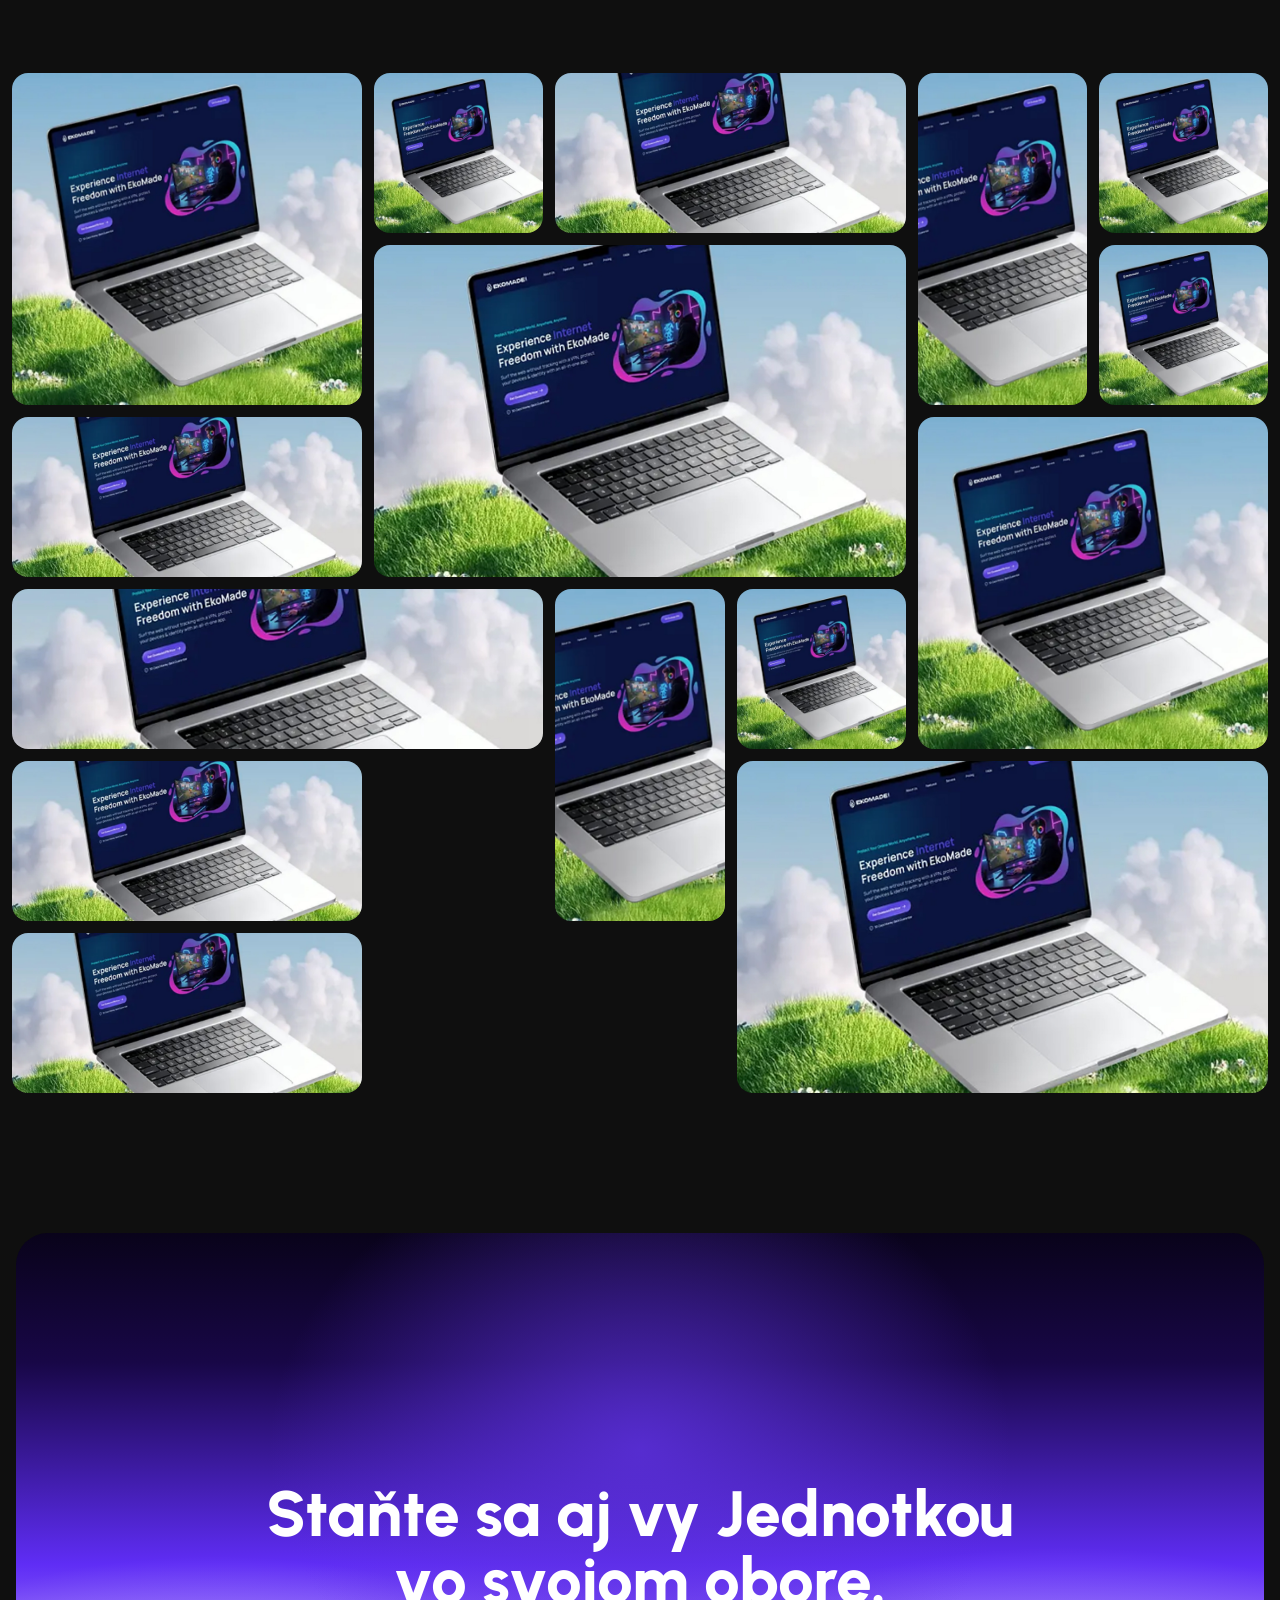
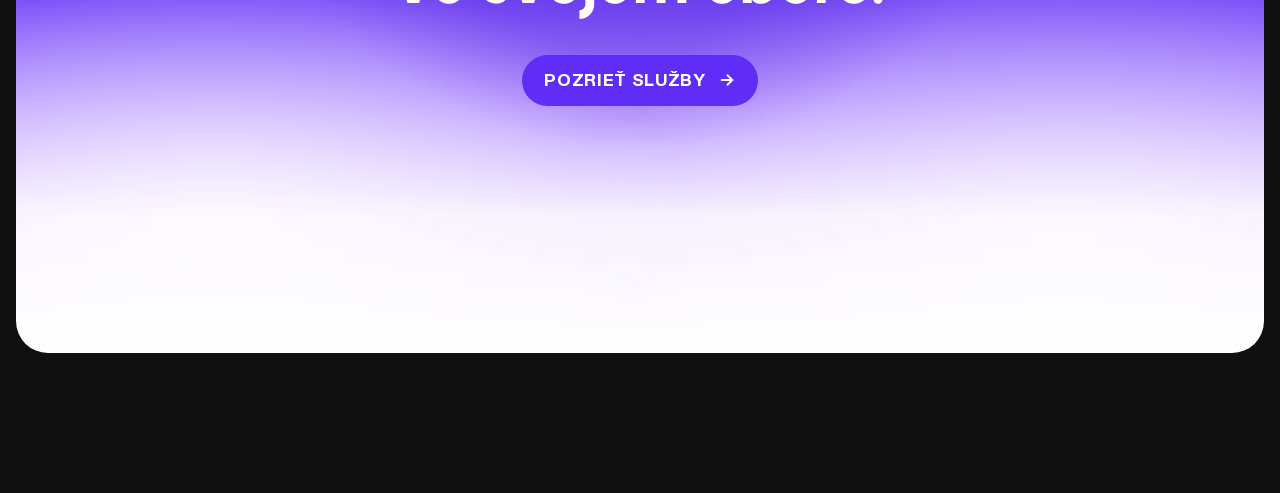
<file: about.html>
<!doctype html>
<html lang="sk">
  <head>
    <meta charset="UTF-8" />
    <meta name="viewport" content="width=device-width, initial-scale=1.0" />
    <title>O nás - Jednotka</title>

    <link rel="preconnect" href="https://fonts.googleapis.com" />
    <link rel="preconnect" href="https://fonts.gstatic.com" crossorigin />
    <link
      href="https://fonts.googleapis.com/css2?family=Momo+Trust+Sans:wght@400;500;600;700;800&family=Urbanist:wght@400;500;600;700;800;900&display=swap"
      rel="stylesheet"
    />

    <link rel="stylesheet" href="css/variables.css" />
    <link rel="stylesheet" href="css/main.css" />
    <link rel="stylesheet" href="css/pages/about.css" />
  </head>
  <body class="about-page">
    <main class="about-hero" aria-labelledby="about-title" data-hero-badges>
      <header class="site-header about-header" aria-label="Hlavná navigácia">
        <a class="site-header-logo" href="index.html" aria-label="Jednotka">
          <img src="assets/logo/Jednotka.svg" alt="" />
        </a>

        <nav class="site-nav" id="site-nav" aria-label="Primárna navigácia">
          <a href="index.html">Domov</a>
          <a href="about.html" aria-current="page">O nás</a>
          <a href="sluzby.html">Služby</a>
          <a href="index.html#kariera">Kariéra</a>
          <a href="blog.html">Blog</a>
        </nav>

        <a class="button button--primary site-header-button" href="sluzby.html" aria-label="Pozrieť služby">
          <span class="button-label" aria-hidden="true">
            <span class="button-label-track">
              <span class="button-label-line">Pozrieť služby</span>
              <span class="button-label-line">Pozrieť služby</span>
            </span>
          </span>
          <span class="button-arrow" aria-hidden="true">
            <svg viewBox="0 0 24 24">
              <path d="M7 17 17 7" />
              <path d="M8 7h9v9" />
            </svg>
          </span>
        </a>

        <button
          class="site-nav-toggle"
          type="button"
          aria-label="Otvoriť menu"
          aria-expanded="false"
          aria-controls="site-nav"
        >
          <span class="site-nav-toggle-line"></span>
          <span class="site-nav-toggle-line"></span>
          <span class="site-nav-toggle-line"></span>
        </button>
      </header>

      <div class="about-title-wrap">
        <h1 class="about-title" id="about-title">
          <span>Toto je</span>
          <img src="assets/logo/Jednotka.svg" alt="Jednotka" />
        </h1>

        <div class="hero-badge-row" aria-hidden="true">
          <div class="hero-badge hero-badge--about-skills">
            <svg class="hero-badge-icon" viewBox="0 0 24 24">
              <path d="M12 3 3.5 7.5 12 12l8.5-4.5L12 3Z" />
              <path d="m3.5 12 8.5 4.5 8.5-4.5" />
              <path d="m3.5 16.5 8.5 4.5 8.5-4.5" />
            </svg>
            <span>R&ocirc;zne skilly</span>
          </div>

          <div class="hero-badge hero-badge--about-goal">
            <svg class="hero-badge-icon" viewBox="0 0 24 24">
              <circle cx="12" cy="12" r="8" />
              <circle cx="12" cy="12" r="3" />
              <path d="M12 2v3" />
              <path d="M12 19v3" />
              <path d="M2 12h3" />
              <path d="M19 12h3" />
            </svg>
            <span>Spolo&#269;n&yacute; cie&#318;</span>
          </div>
        </div>
      </div>

      <section
        class="about-team-carousel"
        aria-label="Tím Jednotky"
        data-drag-scroll
        data-auto-scroll
        data-auto-scroll-mode="one-way"
        data-auto-scroll-speed="42"
      >
        <article class="about-member-card">
          <img class="about-member-image" src="img/about us/placeholder-about-us.jpg" alt="Erik Beňuš" />
          <span class="about-member-shade" aria-hidden="true"></span>
          <div class="about-member-copy">
            <span class="content-badge about-member-role">CEO</span>
            <h2>Erik Beňuš</h2>
          </div>
        </article>

        <article class="about-member-card">
          <img class="about-member-image" src="img/about us/placeholder-about-us.jpg" alt="Petra Novotná" />
          <span class="about-member-shade" aria-hidden="true"></span>
          <div class="about-member-copy">
            <span class="content-badge about-member-role">CEO</span>
            <h2>Petra Novotná</h2>
          </div>
        </article>

        <article class="about-member-card">
          <img class="about-member-image" src="img/about us/placeholder-about-us.jpg" alt="Katarína Malá" />
          <span class="about-member-shade" aria-hidden="true"></span>
          <div class="about-member-copy">
            <span class="content-badge about-member-role">CEO</span>
            <h2>Katarína Malá</h2>
          </div>
        </article>

        <article class="about-member-card">
          <img class="about-member-image" src="img/about us/placeholder-about-us.jpg" alt="Katarína Malá" />
          <span class="about-member-shade" aria-hidden="true"></span>
          <div class="about-member-copy">
            <span class="content-badge about-member-role">CEO</span>
            <h2>Katarína Malá</h2>
          </div>
        </article>

        <article class="about-member-card">
          <img class="about-member-image" src="img/about us/placeholder-about-us.jpg" alt="Erik Beňuš" />
          <span class="about-member-shade" aria-hidden="true"></span>
          <div class="about-member-copy">
            <span class="content-badge about-member-role">CEO</span>
            <h2>Erik Beňuš</h2>
          </div>
        </article>
      </section>
    </main>

    <section class="about-manifesto-section" aria-labelledby="manifesto-title-1" data-wave-scroll-root>
      <div class="about-manifesto-pin">
        <h2 id="manifesto-title-1" class="about-manifesto-text" data-gradient-wave-text>
          Sme Jednotka v marketingu. Teda tí, na ktorých si klient spomenie, keď potrebuje
          marketing, ktorý naozaj funguje.
        </h2>
      </div>
    </section>

    <section class="about-split-section" aria-label="Ako pristupujeme k marketingu">
      <div class="about-split-grid" data-blur-reveal-group>
        <figure class="about-split-media" data-blur-reveal>
          <img src="img/projects/placeholder.jpg" alt="" />
        </figure>
        <p class="about-split-text" data-blur-reveal>
          Veríme, že marketing a predaj majú tvoriť jeden celok. Keď ťahajú za jeden povraz, firma
          rastie. Preto nerobíme marketing „len aby bolo“. Každá kampaň, e-mail či web u nás má
          jasný cieľ a výsledok.
        </p>
      </div>
    </section>

    <section
      class="about-manifesto-section"
      aria-labelledby="manifesto-title-2"
      data-wave-scroll-root
    >
      <div class="about-manifesto-pin">
        <h2 id="manifesto-title-2" class="about-manifesto-text" data-gradient-wave-text>
          Ku klientom pristupujeme ako partner a ich úspech berieme ako svoj.
        </h2>
      </div>
    </section>

    <section class="about-projects-section" aria-label="Naše projekty">
      <div class="about-project-grid" data-blur-reveal-group>
        <a class="about-project-tile about-project-tile--w2 about-project-tile--h2" href="#" data-blur-reveal>
          <img src="img/projects/placeholder.jpg" alt="" />
          <span class="about-project-shade" aria-hidden="true"></span>
          <span class="about-project-copy">Progym</span>
        </a>
        <a class="about-project-tile about-project-tile--w1 about-project-tile--h1" href="#" data-blur-reveal>
          <img src="img/projects/placeholder.jpg" alt="" />
          <span class="about-project-shade" aria-hidden="true"></span>
          <span class="about-project-copy">Štýlová a krásna</span>
        </a>
        <a class="about-project-tile about-project-tile--w2 about-project-tile--h1" href="#" data-blur-reveal>
          <img src="img/projects/placeholder.jpg" alt="" />
          <span class="about-project-shade" aria-hidden="true"></span>
          <span class="about-project-copy">Cammino OZ</span>
        </a>
        <a class="about-project-tile about-project-tile--w1 about-project-tile--h2" href="#" data-blur-reveal>
          <img src="img/projects/placeholder.jpg" alt="" />
          <span class="about-project-shade" aria-hidden="true"></span>
          <span class="about-project-copy">Progym</span>
        </a>
        <a class="about-project-tile about-project-tile--w3 about-project-tile--h2" href="#" data-blur-reveal>
          <img src="img/projects/placeholder.jpg" alt="" />
          <span class="about-project-shade" aria-hidden="true"></span>
          <span class="about-project-copy">Štýlová a krásna</span>
        </a>
        <a class="about-project-tile about-project-tile--w1 about-project-tile--h1" href="#" data-blur-reveal>
          <img src="img/projects/placeholder.jpg" alt="" />
          <span class="about-project-shade" aria-hidden="true"></span>
          <span class="about-project-copy">Cammino OZ</span>
        </a>
        <a class="about-project-tile about-project-tile--w2 about-project-tile--h1" href="#" data-blur-reveal>
          <img src="img/projects/placeholder.jpg" alt="" />
          <span class="about-project-shade" aria-hidden="true"></span>
          <span class="about-project-copy">Progym</span>
        </a>
        <a class="about-project-tile about-project-tile--w2 about-project-tile--h2" href="#" data-blur-reveal>
          <img src="img/projects/placeholder.jpg" alt="" />
          <span class="about-project-shade" aria-hidden="true"></span>
          <span class="about-project-copy">Štýlová a krásna</span>
        </a>
        <a class="about-project-tile about-project-tile--w1 about-project-tile--h1" href="#" data-blur-reveal>
          <img src="img/projects/placeholder.jpg" alt="" />
          <span class="about-project-shade" aria-hidden="true"></span>
          <span class="about-project-copy">Cammino OZ</span>
        </a>
        <a class="about-project-tile about-project-tile--w3 about-project-tile--h1" href="#" data-blur-reveal>
          <img src="img/projects/placeholder.jpg" alt="" />
          <span class="about-project-shade" aria-hidden="true"></span>
          <span class="about-project-copy">Progym</span>
        </a>
        <a class="about-project-tile about-project-tile--w1 about-project-tile--h2" href="#" data-blur-reveal>
          <img src="img/projects/placeholder.jpg" alt="" />
          <span class="about-project-shade" aria-hidden="true"></span>
          <span class="about-project-copy">Štýlová a krásna</span>
        </a>
        <a class="about-project-tile about-project-tile--w2 about-project-tile--h1" href="#" data-blur-reveal>
          <img src="img/projects/placeholder.jpg" alt="" />
          <span class="about-project-shade" aria-hidden="true"></span>
          <span class="about-project-copy">Cammino OZ</span>
        </a>
        <a class="about-project-tile about-project-tile--w1 about-project-tile--h1" href="#" data-blur-reveal>
          <img src="img/projects/placeholder.jpg" alt="" />
          <span class="about-project-shade" aria-hidden="true"></span>
          <span class="about-project-copy">Progym</span>
        </a>
        <a class="about-project-tile about-project-tile--w3 about-project-tile--h2" href="#" data-blur-reveal>
          <img src="img/projects/placeholder.jpg" alt="" />
          <span class="about-project-shade" aria-hidden="true"></span>
          <span class="about-project-copy">Štýlová a krásna</span>
        </a>
        <a class="about-project-tile about-project-tile--w2 about-project-tile--h1" href="#" data-blur-reveal>
          <img src="img/projects/placeholder.jpg" alt="" />
          <span class="about-project-shade" aria-hidden="true"></span>
          <span class="about-project-copy">Cammino OZ</span>
        </a>
      </div>
    </section>

    <section class="about-cta-section" aria-label="Staňte sa jednotkou vo svojom obore" data-cta-reveal>
      <div class="about-cta-panel">
        <h2 class="about-cta-title">Staňte sa aj vy Jednotkou vo svojom obore.</h2>
        <a class="button button--primary" href="sluzby.html" aria-label="Pozrieť služby">
          <span class="button-label" aria-hidden="true">
            <span class="button-label-track">
              <span class="button-label-line">Pozrieť služby</span>
              <span class="button-label-line">Pozrieť služby</span>
            </span>
          </span>
          <span class="button-arrow" aria-hidden="true">
            <svg viewBox="0 0 24 24">
              <path d="M7 17 17 7" />
              <path d="M8 7h9v9" />
            </svg>
          </span>
        </a>
      </div>
    </section>

    <script src="js/site-nav.js" defer></script>
    <script src="js/hero-badges.js" defer></script>
    <script src="js/drag-scroll.js" defer></script>
    <script src="js/gradient-wave-text.js" defer></script>
    <script src="js/animations/about.js" defer></script>
  </body>
</html>
</file>
<file: css/variables.css>
@font-face {
  font-family: "Aspekta Variable";
  src: url("../assets/fonts/AspektaVariable.woff2") format("woff2-variations");
  font-weight: 50 1000;
  font-style: normal;
  font-display: swap;
}

:root {

  --color-page-bg: #0f0f0f;
  --color-white: #ffffff;
  --color-primary: #5f2df5;

  --font-secondary: "Aspekta Variable", Arial, sans-serif;
  --font-primary: var(--font-secondary);
  --font-display: "Urbanist", Arial, sans-serif;
  --font-accent: "Momo Trust Sans", Arial, sans-serif;

  --page-frame-margin: 16px;
  --hero-frame-radius: 32px;
  --section-padding-x: clamp(16px, 7vw, 110px);

  --gradient-hero:
    radial-gradient(ellipse at 48% 48%, rgb(62 30 174 / 74%) 0%, transparent 46%),
    radial-gradient(ellipse at 5% 86%, rgb(255 255 255 / 78%) 0%, transparent 38%),
    radial-gradient(ellipse at 96% 82%, rgb(247 242 255 / 82%) 0%, transparent 36%),
    linear-gradient(180deg, #09031a 0%, #170540 28%, #522fc7 56%, #f4efff 100%);

  --logo-strip-height: 96px;
  --logo-strip-bg: #0f0f0f;
  --logo-strip-speed: 34s;

  --section-dark-bg: #0f0f0f;
  --stats-number-size: clamp(96px, 10vw, 150px);
  --stats-label-size: clamp(32px, 3vw, 48px);

  --button-height: 51px;
  --button-padding-x: 22px;
  --button-radius: 999px;
  --button-bg: var(--color-primary);
  --button-color: var(--color-white);
  --button-font-size: 17px;
  --button-font-weight: 700;
  --button-letter-spacing: 0.04em;
}
</file>
<file: css/main.css>
html,
body {
  margin: 0;
  min-height: 100%;
  overflow-x: clip;
  background: var(--color-page-bg);
}

.button {
  position: relative;
  display: inline-flex;
  align-items: center;
  justify-content: center;
  gap: 12px;
  min-height: var(--button-height);
  padding: 0 var(--button-padding-x);
  border-radius: var(--button-radius);
  color: var(--button-color);
  font-family: var(--font-primary);
  font-size: var(--button-font-size);
  font-weight: var(--button-font-weight);
  letter-spacing: var(--button-letter-spacing);
  line-height: 1;
  text-decoration: none;
  text-transform: uppercase;
  white-space: nowrap;
  overflow: hidden;
}

.button--primary {
  background: var(--button-bg);
}

.button:focus-visible {
  outline: 2px solid rgb(255 255 255 / 76%);
  outline-offset: 4px;
}

.button-label {
  --button-label-height: 1.22em;
  --button-label-gap: 0.32em;
  display: block;
  height: var(--button-label-height);
  overflow: hidden;
  line-height: var(--button-label-height);
}

.button-label-track {
  display: flex;
  flex-direction: column;
  gap: var(--button-label-gap);
  transform: translateY(0);
  transition: transform 360ms cubic-bezier(0.16, 1, 0.3, 1);
}

.button-label-line {
  display: flex;
  align-items: center;
  height: var(--button-label-height);
  line-height: var(--button-label-height);
}

.button:hover .button-label-track,
.button:focus-visible .button-label-track {
  transform: translateY(calc(-1 * (var(--button-label-height) + var(--button-label-gap))));
}

.button-arrow {
  display: grid;
  flex: 0 0 auto;
  place-items: center;
  width: 18px;
  height: 18px;
  color: var(--color-white);
}

.button-arrow svg {
  width: 100%;
  height: 100%;
  fill: none;
  stroke: currentColor;
  stroke-linecap: round;
  stroke-linejoin: round;
  stroke-width: 2.5;
  transform: rotate(45deg);
  transition: transform 360ms cubic-bezier(0.16, 1, 0.3, 1);
}

.button:hover .button-arrow svg,
.button:focus-visible .button-arrow svg {
  transform: rotate(0deg);
}

.arrow-badge-button {
  position: relative;
  display: grid;
  place-items: center;
  width: var(--arrow-badge-size, 64px);
  height: var(--arrow-badge-size, 64px);
  border-radius: 999px;
  color: var(--color-white);
  background: rgb(255 255 255 / 10%);
  backdrop-filter: blur(6px);
}

.arrow-badge-button::before {
  position: absolute;
  inset: 0;
  padding: 0.7px;
  border-radius: inherit;
  background: linear-gradient(
    135deg,
    rgb(255 255 255 / 72%) 0%,
    rgb(255 255 255 / 18%) 34%,
    rgb(255 255 255 / 8%) 54%,
    rgb(255 255 255 / 42%) 100%
  );
  content: "";
  pointer-events: none;
  -webkit-mask:
    linear-gradient(#000 0 0) content-box,
    linear-gradient(#000 0 0);
  -webkit-mask-composite: xor;
  mask-composite: exclude;
}

.arrow-badge-button svg {
  position: relative;
  z-index: 1;
  width: calc(var(--arrow-badge-size, 64px) * 0.48);
  height: calc(var(--arrow-badge-size, 64px) * 0.48);
  fill: none;
  stroke: currentColor;
  stroke-linecap: round;
  stroke-linejoin: round;
  stroke-width: 2.5;
  transform: rotate(45deg);
  transition: transform 360ms cubic-bezier(0.16, 1, 0.3, 1);
}

:where(a, button):hover .arrow-badge-button svg,
:where(a, button):focus-visible .arrow-badge-button svg,
.arrow-badge-button:hover svg,
.arrow-badge-button:focus-visible svg {
  transform: rotate(0deg);
}

[data-reveal] {
  opacity: 0;
  transform: translateY(32px);
  transition:
    opacity 700ms cubic-bezier(0.16, 1, 0.3, 1),
    transform 700ms cubic-bezier(0.16, 1, 0.3, 1);
}

[data-reveal].is-visible {
  opacity: 1;
  transform: translateY(0);
}

@media (prefers-reduced-motion: reduce) {
  .button,
  .button-label-track,
  .button-arrow svg,
  .arrow-badge-button svg,
  .site-nav-toggle-line {
    transition: none;
  }

  [data-reveal] {
    opacity: 1;
    transform: none;
    transition: none;
  }

  .button:hover .button-label-track,
  .button:focus-visible .button-label-track {
    transform: none;
  }

  :where(a, button):hover .arrow-badge-button svg,
  :where(a, button):focus-visible .arrow-badge-button svg,
  .arrow-badge-button:hover svg,
  .arrow-badge-button:focus-visible svg {
    transform: rotate(45deg);
  }
}

.site-header {
  position: absolute;
  top: 5.4%;
  right: 6.8%;
  left: 6.8%;
  z-index: 3;
  display: grid;
  grid-template-columns: 165px 1fr auto;
  align-items: center;
}

.site-header-logo {
  display: block;
  width: 165px;
  height: 52px;
}

.site-header-logo img {
  display: block;
  width: 100%;
  height: 100%;
}

.site-nav {
  display: flex;
  justify-content: center;
  gap: 38px;
}

.site-nav a {
  color: var(--color-white);
  font-family: var(--font-primary);
  font-size: 16px;
  font-weight: 400;
  line-height: 1;
  text-decoration: none;
}

.site-header-button {
  --button-height: 49px;
  --button-padding-x: 22px;
  --button-font-size: 16px;
}

.site-nav-toggle {
  display: none;
  flex-direction: column;
  align-items: center;
  justify-content: center;
  gap: 5px;
  width: 40px;
  height: 40px;
  padding: 0;
  border: 0;
  background: none;
  cursor: pointer;
}

.site-nav-toggle-line {
  display: block;
  width: 22px;
  height: 2px;
  background: var(--color-white);
  border-radius: 2px;
  transition: transform 220ms ease, opacity 220ms ease;
}

.site-header.is-open .site-nav-toggle-line:nth-child(1) {
  transform: translateY(7px) rotate(45deg);
}

.site-header.is-open .site-nav-toggle-line:nth-child(2) {
  opacity: 0;
}

.site-header.is-open .site-nav-toggle-line:nth-child(3) {
  transform: translateY(-7px) rotate(-45deg);
}

@media (max-width: 700px) {
  .site-header {
    top: 20px;
    right: 20px;
    left: 20px;
    display: flex;
    align-items: center;
    justify-content: space-between;
    width: auto;
    transform: none;
  }

  .site-header-logo {
    width: 130px;
    height: auto;
  }

  .site-header-button {
    display: none;
  }

  .site-nav-toggle {
    display: flex;
  }

  .site-nav {
    position: absolute;
    top: calc(100% + 12px);
    right: 0;
    left: 0;
    z-index: 4;
    display: none;
    flex-direction: column;
    gap: 4px;
    padding: 16px;
    border-radius: 18px;
    background: rgb(15 10 35 / 92%);
    backdrop-filter: blur(14px);
    box-shadow: 0 20px 40px rgb(0 0 0 / 35%);
  }

  .site-header.is-open .site-nav {
    display: flex;
  }

  .site-nav a {
    padding: 12px 14px;
    border-radius: 12px;
    font-size: 16px;
  }

  .site-nav a:hover,
  .site-nav a:focus-visible {
    background: rgb(255 255 255 / 8%);
  }
}

@media (max-width: 520px) {
  .site-header {
    top: 16px;
    right: 16px;
    left: 16px;
  }

  .site-header-logo {
    width: 118px;
    height: auto;
  }
}

.content-badge {
  display: inline-flex;
  align-items: center;
  gap: 9px;
  min-height: 45px;
  padding: 0 18px;
  border: 1px solid rgb(255 255 255 / 18%);
  border-radius: 999px;
  color: var(--color-white);
  font-family: var(--font-primary);
  font-size: 22px;
  font-weight: 400;
  line-height: 1;
  background: rgb(26 26 26 / 48%);
  box-shadow: inset 0 1px 0 rgb(255 255 255 / 16%);
  backdrop-filter: blur(14px);
}

.content-badge-icon {
  width: 20px;
  height: 20px;
  overflow: visible;
  object-fit: contain;
  fill: none;
  stroke: #ff6b00;
  stroke-linecap: round;
  stroke-linejoin: round;
  stroke-width: 2.5;
}
</file>
<file: css/pages/home.css>
.hero {
  position: relative;
  display: grid;
  place-items: center;
  box-sizing: border-box;
  height: 100vh;
  overflow: hidden;
  padding: var(--page-frame-margin);
}

.hero-frame {
  position: relative;
  --hero-badge-x: 0px;
  --hero-badge-y: 0px;
  width: 100%;
  height: 100%;
  overflow: hidden;
  border-radius: var(--hero-frame-radius);
  background: var(--gradient-hero);
}

.hero-title {
  position: absolute;
  top: 50%;
  left: 50%;
  z-index: 1;
  display: grid;
  justify-items: center;
  margin: 0;
  transform: translate(-50%, -44%);
}

.hero-title-line {
  display: block;
  height: auto;
}

.hero-title-line--top {
  width: min(55vw, 787px);
}

.hero-title-line--bottom {
  width: min(43vw, 623px);
  margin-top: -20px;
  transform: translateX(-2%);
}

.hero-copy {
  position: absolute;
  top: 69.2%;
  left: 50%;
  z-index: 1;
  display: grid;
  justify-items: center;
  width: min(44%, 640px);
  transform: translateX(-50%);
}

.hero-copy p {
  margin: 0;
  color: rgb(255 255 255 / 72%);
  font-family: Arial, sans-serif;
  font-size: 17px;
  font-weight: 400;
  line-height: 1.35;
  text-align: center;
}

.hero-copy .button {
  margin-top: 34px;
}

.hero-badge-row {
  display: contents;
}

.hero-badge {
  position: absolute;
  z-index: 2;
  --hero-badge-strength: 1;
  --hero-badge-rotate: 0deg;
  --hero-badge-float-x: 0px;
  --hero-badge-float-y: 0px;
  display: inline-flex;
  align-items: center;
  gap: 13px;
  height: 54px;
  padding: 0 28px;
  border-radius: 999px;
  color: #ffffff;
  font-family: Arial, sans-serif;
  font-size: 28px;
  font-weight: 400;
  line-height: 1;
  background: rgb(255 255 255 / 10%);
  backdrop-filter: blur(6px);
  transform:
    translate3d(
      calc(var(--hero-badge-x, 0px) * var(--hero-badge-strength)),
      calc(var(--hero-badge-y, 0px) * var(--hero-badge-strength)),
      0
    )
    translate3d(var(--hero-badge-float-x), var(--hero-badge-float-y), 0)
    rotate(var(--hero-badge-rotate));
  transition: transform 260ms ease-out;
  will-change: transform;
}

.hero-badge::before {
  position: absolute;
  inset: 0;
  padding: 0.7px;
  border-radius: inherit;
  background: linear-gradient(
    135deg,
    rgb(255 255 255 / 72%) 0%,
    rgb(255 255 255 / 18%) 34%,
    rgb(255 255 255 / 8%) 54%,
    rgb(255 255 255 / 42%) 100%
  );
  content: "";
  pointer-events: none;
  -webkit-mask:
    linear-gradient(#000 0 0) content-box,
    linear-gradient(#000 0 0);
  -webkit-mask-composite: xor;
  mask-composite: exclude;
}

.hero-badge--web {
  --hero-badge-strength: -0.55;
  --hero-badge-rotate: -1deg;
  top: 30.8%;
  left: 15.3%;
}

.hero-badge--eshopy {
  --hero-badge-strength: 0.72;
  --hero-badge-rotate: 1.2deg;
  top: 27.7%;
  left: 49.8%;
}

.hero-badge--emaily {
  --hero-badge-strength: -0.85;
  --hero-badge-rotate: -0.8deg;
  top: 31.1%;
  left: 72.6%;
}

.hero-badge--grafika {
  --hero-badge-strength: 0.58;
  --hero-badge-rotate: 0.9deg;
  top: 51.7%;
  left: 21.2%;
}

.hero-badge--reklamy {
  --hero-badge-strength: -0.68;
  --hero-badge-rotate: 1deg;
  top: 60%;
  left: 66.4%;
}

.hero-badge-icon {
  width: 23px;
  height: 23px;
  overflow: visible;
  object-fit: contain;
  fill: none;
  stroke: #ff6b00;
  stroke-linecap: round;
  stroke-linejoin: round;
  stroke-width: 2.3;
}

.hero-badge-icon--purple {
  fill: #7147ff;
  stroke: #7147ff;
}

.hero-badge-icon--email {
  stroke: #7147ff;
  stroke-width: 1.8;
}

.hero-badge-icon--email .hero-badge-icon-fill {
  fill: #7147ff;
  stroke: none;
}

.hero-badge-icon--email path {
  fill: none;
  stroke: #2b176d;
}

.hero-badge-icon--light {
  fill: #d8c6ff;
  stroke: #d8c6ff;
}

.logo-strip {
  position: relative;
  display: flex;
  align-items: center;
  height: var(--logo-strip-height);
  overflow: hidden;
  background: var(--logo-strip-bg);
}

.logo-strip::before,
.logo-strip::after {
  position: absolute;
  top: 0;
  z-index: 2;
  width: 18%;
  height: 100%;
  content: "";
  pointer-events: none;
}

.logo-strip::before {
  left: 0;
  background: linear-gradient(
    90deg,
    var(--logo-strip-bg) 0%,
    rgb(15 15 15 / 86%) 34%,
    transparent 100%
  );
}

.logo-strip::after {
  right: 0;
  background: linear-gradient(
    270deg,
    var(--logo-strip-bg) 0%,
    rgb(15 15 15 / 86%) 34%,
    transparent 100%
  );
}

.logo-strip-track {
  display: flex;
  width: max-content;
  animation: logo-strip-move var(--logo-strip-speed) linear infinite;
}

.logo-strip-group {
  display: flex;
  flex: 0 0 auto;
  align-items: center;
  gap: 64px;
  padding-right: 64px;
}

.logo-strip-group img {
  display: block;
  width: auto;
  max-width: none;
  height: 51px;
  opacity: 0.9;
}

.logo-strip-group img:nth-child(2) {
  height: 45px;
}

@keyframes logo-strip-move {
  from {
    transform: translateX(0);
  }

  to {
    transform: translateX(-50%);
  }
}

.stats-section {
  position: relative;
  --stats-grid-opacity: 1;
  --stats-grid-blur: 0px;
  --stats-grid-shift: 0px;
  --stats-grid-scale: 1;
  --testimonials-intro-opacity: 0.58;
  --testimonials-intro-shift: 28px;
  background: var(--section-dark-bg);
  color: var(--color-white);
  padding: 92px var(--section-padding-x) 126px;
  overflow: hidden;
}

.stats-section::after {
  position: absolute;
  right: -18%;
  bottom: 8%;
  width: 48vw;
  height: 48vw;
  max-width: 680px;
  max-height: 680px;
  border-radius: 50%;
  background: radial-gradient(circle, rgb(95 45 245 / 22%) 0%, transparent 68%);
  content: "";
  pointer-events: none;
}

.stats-grid {
  position: relative;
  z-index: 1;
  display: grid;
  grid-template-columns: repeat(3, 1fr);
  align-items: start;
  gap: 64px;
  max-width: 1290px;
  margin: 0 auto;
  opacity: var(--stats-grid-opacity);
  filter: blur(var(--stats-grid-blur));
  transform:
    translateY(var(--stats-grid-shift))
    scale(var(--stats-grid-scale));
  transform-origin: center top;
  will-change: opacity, filter, transform;
}

.stat-item {
  display: grid;
  gap: 8px;
}

.stat-item strong {
  font-family: var(--font-display);
  font-size: var(--stats-number-size);
  font-weight: 800;
  letter-spacing: 0;
  line-height: 0.9;
}

.stat-item span {
  font-family: var(--font-accent);
  font-size: var(--stats-label-size);
  font-weight: 700;
  letter-spacing: 0;
  line-height: 1;
}

.testimonials-wrap {
  position: relative;
  z-index: 1;
  display: grid;
  gap: 52px;
  max-width: 1290px;
  margin: 102px auto 0;
}

.testimonials-intro {
  display: grid;
  justify-items: center;
  max-width: 980px;
  gap: 14px;
  margin: 0 auto;
  text-align: center;
  opacity: var(--testimonials-intro-opacity);
  transform: translateY(var(--testimonials-intro-shift));
  will-change: opacity, transform;
}

.testimonials-intro span {
  color: #ff6b00;
  font-family: var(--font-primary);
  font-size: 15px;
  font-weight: 700;
  letter-spacing: 0.04em;
  line-height: 1;
  text-transform: uppercase;
}

.testimonials-intro h2 {
  max-width: 920px;
  margin: 0;
  color: rgb(255 255 255 / 92%);
  font-family: var(--font-display);
  font-size: clamp(54px, 7.2vw, 108px);
  font-weight: 800;
  letter-spacing: 0;
  line-height: 0.98;
}

.testimonials-field {
  position: relative;
  min-height: 660px;
  perspective: 1000px;
}

.testimonial-card {
  position: absolute;
  width: min(var(--testimonial-width), 100%);
  opacity: 0.12;
  filter: blur(24px);
  transform:
    translate3d(
      var(--testimonial-x, 0px),
      calc(var(--testimonial-y, 0px) + 90px),
      0
    )
    rotate(var(--testimonial-rotate, 0deg))
    scale(0.92);
  transform-origin: center;
  will-change: opacity, filter, transform;
}

.testimonial-card-inner {
  display: grid;
  gap: 24px;
  min-height: 100%;
  padding: var(--testimonial-padding, 28px);
  border: 1px solid rgb(255 255 255 / 12%);
  border-radius: 24px;
  background:
    linear-gradient(135deg, rgb(255 255 255 / 12%), rgb(255 255 255 / 5%)),
    rgb(18 18 18 / 64%);
  box-shadow: 0 24px 90px rgb(0 0 0 / 28%);
  backdrop-filter: blur(18px);
  animation: testimonial-drift var(--testimonial-drift-duration, 7s) ease-in-out infinite;
  animation-delay: var(--testimonial-drift-delay, 0s);
}

.testimonial-card p {
  margin: 0;
  color: rgb(255 255 255 / 90%);
  font-family: var(--font-secondary);
  font-size: var(--testimonial-font-size, 23px);
  font-weight: 500;
  letter-spacing: 0;
  line-height: 1.18;
}

.testimonial-card footer {
  display: flex;
  align-items: center;
  gap: 13px;
  margin-top: auto;
}

.testimonial-avatar {
  flex: 0 0 auto;
  width: var(--testimonial-avatar-size, 48px);
  height: var(--testimonial-avatar-size, 48px);
  border: 2px solid rgb(255 255 255 / 18%);
  border-radius: 50%;
  background-image: url("../../assets/testimonials/avatar-sheet.png");
  background-repeat: no-repeat;
  background-size: 500% auto;
  box-shadow: 0 0 0 4px rgb(255 255 255 / 6%);
}

.testimonial-avatar--one {
  background-position: 0% 50%;
}

.testimonial-avatar--two {
  background-position: 25% 50%;
}

.testimonial-avatar--three {
  background-position: 50% 50%;
}

.testimonial-avatar--four {
  background-position: 75% 50%;
}

.testimonial-avatar--five {
  background-position: 100% 50%;
}

.testimonial-card strong,
.testimonial-card small {
  display: block;
  font-family: var(--font-primary);
  letter-spacing: 0;
}

.testimonial-card strong {
  color: var(--color-white);
  font-size: 15px;
  font-weight: 700;
  line-height: 1.1;
}

.testimonial-card small {
  margin-top: 4px;
  color: rgb(255 255 255 / 50%);
  font-size: 14px;
  font-weight: 500;
  line-height: 1.15;
}

.testimonial-card--one {
  --testimonial-width: 395px;
  --testimonial-x: 0px;
  --testimonial-y: 16px;
  --testimonial-rotate: -3.4deg;
  --testimonial-drift-duration: 7.5s;
  top: 18px;
  left: 0;
}

.testimonial-card--two {
  --testimonial-width: 520px;
  --testimonial-padding: 34px;
  --testimonial-font-size: 27px;
  --testimonial-avatar-size: 56px;
  --testimonial-x: -50%;
  --testimonial-y: 0px;
  --testimonial-rotate: 2deg;
  --testimonial-drift-duration: 8.2s;
  --testimonial-drift-delay: -1.4s;
  top: 178px;
  left: 50%;
}

.testimonial-card--three {
  --testimonial-width: 380px;
  --testimonial-x: 0px;
  --testimonial-y: 14px;
  --testimonial-rotate: 3.6deg;
  --testimonial-drift-duration: 6.8s;
  --testimonial-drift-delay: -2.2s;
  top: 8px;
  right: 0;
}

.testimonial-card--four {
  --testimonial-width: 398px;
  --testimonial-x: 0px;
  --testimonial-y: -8px;
  --testimonial-rotate: 2.8deg;
  --testimonial-drift-duration: 7.7s;
  --testimonial-drift-delay: -3s;
  bottom: 36px;
  left: 7%;
}

.testimonial-card--five {
  --testimonial-width: 405px;
  --testimonial-x: 0px;
  --testimonial-y: -14px;
  --testimonial-rotate: -2.8deg;
  --testimonial-drift-duration: 7.1s;
  --testimonial-drift-delay: -1.8s;
  right: 7%;
  bottom: 44px;
}

@keyframes testimonial-drift {
  0%,
  100% {
    transform: translate3d(0, 0, 0);
  }

  50% {
    transform: translate3d(0, -10px, 0);
  }
}

.approach-section {
  min-height: 240vh;
  background: var(--section-dark-bg);
  color: var(--color-white);
  padding: 0 var(--section-padding-x);
}

.approach-grid {
  position: -webkit-sticky;
  position: sticky;
  top: 0;
  display: grid;
  grid-template-columns: minmax(0, 1.2fr) minmax(320px, 0.75fr);
  gap: clamp(48px, 7vw, 110px);
  align-items: center;
  min-height: 100vh;
  max-width: 1290px;
  margin: 0 auto;
  padding: 10vh 0;
  box-sizing: border-box;
}

.gradient-wave-text {
  max-width: 720px;
  margin: 0;
  color: rgb(255 255 255 / 34%);
  font-family: var(--font-secondary);
  font-size: clamp(36px, 3.6vw, 54px);
  font-weight: 500;
  letter-spacing: 0;
  line-height: 1.12;
}

.gradient-wave-text .wave-char {
  color: var(--wave-color, rgb(255 255 255 / 34%));
  transition: color 140ms linear;
  will-change: color;
}

.approach-window {
  width: 100%;
  aspect-ratio: 1.52;
  border-radius: 36px;
  background: #d9d9d9;
}

.results-section {
  background: var(--section-dark-bg);
  color: var(--color-white);
  padding: 140px var(--section-padding-x) 150px;
}

.results-grid {
  display: grid;
  grid-template-columns: repeat(2, minmax(0, 1fr));
  gap: 58px;
  max-width: 1290px;
  margin: 0 auto;
}

.results-column {
  display: grid;
  align-content: start;
  gap: 62px;
}

.results-column--right {
  padding-top: 0;
}

.results-section h2 {
  margin: 0 0 -12px;
  font-family: var(--font-display);
  font-size: clamp(76px, 7.8vw, 130px);
  font-weight: 800;
  letter-spacing: 0;
  line-height: 0.95;
}

.project-card {
  min-width: 0;
  opacity: 1;
  filter: blur(0);
  transform: translateY(0) scale(1);
  transform-origin: center top;
  will-change: opacity, filter, transform;
}

@media (prefers-reduced-motion: reduce) {
  .hero-badge {
    transform: none;
    transition: none;
  }

  .testimonial-card {
    opacity: 1;
    filter: none;
    transform: none;
  }

  .stats-grid,
  .testimonials-intro {
    opacity: 1;
    filter: none;
    transform: none;
  }

  .testimonial-card-inner {
    animation: none;
  }

  .service-row {
    opacity: 1;
    filter: none;
    transform: none;
    transition: none;
  }

  .project-card {
    opacity: 1;
    filter: none;
    transform: none;
    transition: none;
  }
}

.project-card-link {
  display: block;
  color: inherit;
  text-decoration: none;
}

.project-media {
  position: relative;
  display: block;
  aspect-ratio: 1.31;
  margin: 0 0 18px;
  overflow: hidden;
  border-radius: 28px;
  background: #202020;
}

.project-media img {
  display: block;
  width: 100%;
  height: 100%;
  object-fit: cover;
}

.project-media::after {
  position: absolute;
  inset: 44% 0 0;
  background: linear-gradient(180deg, transparent 0%, rgb(0 0 0 / 38%) 100%);
  content: "";
  pointer-events: none;
}

.project-media .content-badge {
  position: absolute;
  bottom: 16px;
  left: 22px;
  z-index: 1;
  min-height: 37px;
  padding: 0 14px;
  font-size: 18px;
}

.project-media .content-badge-icon {
  width: 18px;
  height: 18px;
}

.project-card h3 {
  margin: 0;
  font-family: var(--font-accent);
  font-size: clamp(34px, 3.1vw, 48px);
  font-weight: 700;
  letter-spacing: 0;
  line-height: 1;
}

.project-card p {
  margin: 8px 0 0;
  color: rgb(255 255 255 / 67%);
  font-family: var(--font-accent);
  font-size: clamp(19px, 1.7vw, 25px);
  font-weight: 400;
  letter-spacing: 0;
  line-height: 1.08;
}

.services-overview-section {
  background: var(--section-dark-bg);
  color: var(--color-white);
  padding: 96px var(--section-padding-x) 128px;
}

.services-overview-header {
  display: grid;
  grid-template-columns: minmax(0, 1fr) minmax(270px, 355px);
  gap: 64px;
  align-items: start;
  max-width: 1290px;
  margin: 0 auto 78px;
}

.services-overview-header h2 {
  margin: 0;
  font-family: var(--font-display);
  font-size: clamp(100px, 10.4vw, 140px);
  font-weight: 700;
  letter-spacing: 0;
  line-height: 0.82;
}

.services-overview-header p {
  margin: 22px 0 0;
  color: rgb(255 255 255 / 70%);
  font-family: var(--font-secondary);
  font-size: clamp(24px, 1.9vw, 24px);
  font-weight: 300;
  letter-spacing: 0;
  line-height: 1.13;
}

.services-overview-list {
  display: grid;
  gap: 80px;
  max-width: 1290px;
  margin: 0 auto;
}

.service-row {
  display: grid;
  grid-template-columns: 124px minmax(360px, 0.86fr) minmax(480px, 1fr) 62px;
  gap: 34px;
  align-items: center;
  color: inherit;
  text-decoration: none;
  opacity: 1;
  filter: blur(0);
  transform: translateY(0) scale(1);
  transform-origin: center;
  will-change: opacity, filter, transform;
}

.service-icon {
  justify-content: center;
  width: 124px;
  height: 64px;
  min-height: 64px;
  padding: 0;
}

.service-icon .content-badge-icon {
  width: 38px;
  height: 38px;
  fill: #cfadff;
  stroke: #cfadff;
  stroke-linecap: round;
  stroke-linejoin: round;
  stroke-width: 0.8;
}

.service-row strong {
  font-family: var(--font-display);
  font-size: clamp(44px, 3.8vw, 48px);
  font-weight: 700;
  letter-spacing: 0;
  line-height: 0.95;
}

.service-copy {
  color: rgb(255 255 255 / 70%);
  font-family: var(--font-secondary);
  font-size: clamp(22px, 1.85vw, 24px);
  font-weight: 300;
  letter-spacing: 0;
  line-height: 1.12;
}

.service-arrow {
  display: grid;
  place-items: center;
  justify-self: end;
  width: 62px;
  height: 62px;
  border-radius: 999px;
  color: #090909;
  background: var(--color-white);
  transform: translate(var(--arrow-scroll-x, 0), var(--arrow-scroll-y, 0));
  transition: background 180ms ease, transform 220ms ease;
  will-change: transform;
}

.service-arrow-icon {
  width: 32px;
  height: 32px;
  fill: none;
  stroke: currentColor;
  stroke-linecap: round;
  stroke-linejoin: round;
  stroke-width: 2.8;
  transform: rotate(0deg);
  transform-origin: center;
  transition: transform 260ms cubic-bezier(0.16, 1, 0.3, 1);
}

.service-row:hover .service-arrow {
  transform: translate(
    calc(var(--arrow-scroll-x, 0px) + 3px),
    calc(var(--arrow-scroll-y, 0px) - 3px)
  );
}

.service-row:hover .service-arrow-icon {
  transform: rotate(-45deg);
}

.clients-cta-section {
  position: relative;
  min-height: 1380px;
  overflow: hidden;
  color: var(--color-white);
  background:
    radial-gradient(ellipse at 50% 34%, rgb(93 49 221 / 82%) 0%, transparent 42%),
    radial-gradient(ellipse at 16% 78%, rgb(255 255 255 / 82%) 0%, transparent 32%),
    radial-gradient(ellipse at 84% 80%, rgb(255 255 255 / 70%) 0%, transparent 34%),
    linear-gradient(180deg, #09031a 0%, #180747 18%, #5f2df5 46%, #b998ff 66%, #f5efff 81%, #ffffff 100%);
  isolation: isolate;
  perspective: 900px;
}

.cursor-trail-layer {
  position: absolute;
  inset: 0;
  z-index: 0;
  overflow: hidden;
  pointer-events: none;
}

.cursor-trail-dot {
  position: absolute;
  width: var(--trail-size, 16px);
  height: var(--trail-size, 16px);
  border-radius: 999px;
  background: radial-gradient(circle, rgb(255 255 255 / 66%) 0%, rgb(151 104 255 / 42%) 46%, transparent 74%);
  mix-blend-mode: screen;
  transform: translate(-50%, -50%) scale(1);
  animation: cursor-trail-fade 980ms ease-out forwards;
}

@keyframes cursor-trail-fade {
  to {
    opacity: 0;
    transform: translate(-50%, -50%) scale(4.8);
  }
}

.clients-cta-content {
  position: absolute;
  top: 33.5%;
  left: 50%;
  z-index: 2;
  display: grid;
  justify-items: center;
  width: min(920px, 100%);
  gap: 58px;
  padding: 0 var(--section-padding-x);
  text-align: center;
  transform: translate(-50%, -50%);
}

.clients-cta-content h2 {
  margin: 0;
  font-family: var(--font-display);
  font-size: clamp(58px, 6.2vw, 80px);
  font-weight: 800;
  letter-spacing: 0;
  line-height: 0.98;
}

.clients-cta-content .button {
  --button-height: 55px;
  --button-padding-x: 28px;
  --button-font-size: 17px;
}

.floating-project-card {
  position: absolute;
  z-index: 1;
  --float-card-drift-x: 0px;
  --float-card-drift-y: 0px;
  width: var(--card-width);
  aspect-ratio: var(--card-ratio, 1.72);
  overflow: hidden;
  border-radius: var(--card-radius, 14px);
  box-shadow: 0 24px 70px rgb(16 5 64 / 22%);
  transform:
    translate3d(
      calc(var(--float-x, 0px) * var(--float-strength, 1)),
      calc(var(--float-y, 0px) * var(--float-strength, 1)),
      0
    )
    translate3d(var(--float-card-drift-x), var(--float-card-drift-y), 0)
    rotate(var(--card-rotate, 0deg));
  transition: transform 260ms ease-out;
  will-change: transform;
}

.site-footer-card {
  position: absolute;
  right: var(--section-padding-x);
  bottom: 78px;
  left: var(--section-padding-x);
  z-index: 2;
  display: grid;
  grid-template-columns: minmax(300px, 1.08fr) minmax(390px, 1fr) auto;
  gap: clamp(34px, 5.8vw, 82px);
  align-items: stretch;
  max-width: 1230px;
  margin: 0 auto;
  padding: clamp(38px, 4.2vw, 58px);
  border: 1px solid rgb(255 255 255 / 10%);
  border-radius: 28px;
  color: var(--color-white);
  background:
    radial-gradient(circle at 15% 0%, rgb(95 45 245 / 22%) 0%, transparent 34%),
    linear-gradient(135deg, rgb(18 18 18 / 98%), rgb(8 8 9 / 98%));
  box-shadow: 0 32px 110px rgb(54 36 111 / 18%), 0 14px 44px rgb(0 0 0 / 14%);
}

.footer-logo {
  display: block;
  width: 152px;
  margin-bottom: 28px;
}

.footer-logo img {
  display: block;
  width: 100%;
  height: auto;
}

.footer-brand p {
  max-width: 420px;
  margin: 0 0 36px;
  color: rgb(255 255 255 / 66%);
  font-family: var(--font-secondary);
  font-size: clamp(26px, 2.6vw, 34px);
  font-weight: 300;
  line-height: 1.08;
}

.footer-newsletter {
  display: grid;
  gap: 12px;
  max-width: 330px;
}

.footer-newsletter label {
  color: rgb(255 255 255 / 76%);
  font-family: var(--font-secondary);
  font-size: 15px;
  font-weight: 500;
}

.footer-newsletter-field {
  display: grid;
  grid-template-columns: 1fr 40px;
  align-items: center;
  height: 50px;
  border: 1px solid rgb(255 255 255 / 13%);
  border-radius: 999px;
  background: rgb(255 255 255 / 5%);
}

.footer-newsletter-field input {
  min-width: 0;
  height: 100%;
  padding: 0 18px;
  border: 0;
  color: var(--color-white);
  font: 400 15px/1 var(--font-secondary);
  background: transparent;
  outline: 0;
}

.footer-newsletter-field input::placeholder {
  color: rgb(255 255 255 / 38%);
}

.footer-newsletter-field button {
  display: grid;
  place-items: center;
  width: 36px;
  height: 36px;
  border: 0;
  border-radius: 999px;
  color: #141414;
  background: var(--color-white);
  cursor: pointer;
  transition: transform 180ms ease, background 180ms ease;
}

.footer-newsletter-field button:hover {
  background: rgb(209 182 255);
  transform: translate(2px, -2px);
}

.footer-newsletter-field svg {
  width: 18px;
  height: 18px;
  fill: none;
  stroke: currentColor;
  stroke-linecap: round;
  stroke-linejoin: round;
  stroke-width: 2.4;
}

.footer-nav-wrap {
  display: grid;
  align-items: center;
  padding: 8px clamp(28px, 4vw, 58px);
  border-right: 1px solid rgb(255 255 255 / 10%);
  border-left: 1px solid rgb(255 255 255 / 10%);
}

.footer-nav {
  display: grid;
  grid-template-columns: repeat(2, minmax(135px, 1fr));
  gap: clamp(34px, 5vw, 76px);
}

.footer-nav-group {
  display: grid;
  align-content: start;
  gap: 18px;
}

.footer-nav-group span {
  color: rgb(255 255 255 / 34%);
  font-family: var(--font-secondary);
  font-size: 13px;
  font-weight: 600;
  letter-spacing: 0;
}

.footer-nav a {
  color: rgb(255 255 255 / 62%);
  font-family: var(--font-secondary);
  font-size: 17px;
  font-weight: 450;
  text-decoration: none;
  transition: color 180ms ease, transform 180ms ease;
}

.footer-nav a:hover {
  color: var(--color-white);
  transform: translateX(3px);
}

.footer-side {
  display: grid;
  justify-items: end;
  align-content: space-between;
  gap: 28px;
}

.footer-side p {
  margin: 0;
  color: rgb(255 255 255 / 38%);
  font-family: var(--font-secondary);
  font-size: 14px;
  font-weight: 400;
}

.footer-socials {
  display: grid;
  gap: 14px;
}

.footer-socials a {
  display: grid;
  place-items: center;
  width: 50px;
  height: 50px;
  border: 1px solid rgb(255 255 255 / 13%);
  border-radius: 999px;
  color: rgb(255 255 255 / 68%);
  font-family: var(--font-secondary);
  font-size: 15px;
  text-decoration: none;
  transition: color 180ms ease, background 180ms ease, transform 180ms ease;
}

.footer-socials a:hover {
  color: var(--color-white);
  background: rgb(255 255 255 / 8%);
  transform: translateY(-2px);
}

.floating-project-card img {
  display: block;
  width: 100%;
  height: 100%;
  object-fit: cover;
}

.floating-project-card--one {
  --card-width: 210px;
  --card-ratio: 1.55;
  --float-strength: -0.7;
  top: 15%;
  left: 8%;
}

.floating-project-card--two {
  --card-width: 148px;
  --float-strength: 0.9;
  top: 26%;
  left: 16%;
}

.floating-project-card--three {
  --card-width: 210px;
  --float-strength: 0.45;
  top: 13%;
  left: 50%;
  transform:
    translateX(-50%)
    translate3d(
      calc(var(--float-x, 0px) * var(--float-strength, 1)),
      calc(var(--float-y, 0px) * var(--float-strength, 1)),
      0
    )
    translate3d(var(--float-card-drift-x), var(--float-card-drift-y), 0);
}

.floating-project-card--four {
  --card-width: 210px;
  --float-strength: -0.6;
  top: 18%;
  right: 8%;
}

.floating-project-card--five {
  --card-width: 145px;
  --float-strength: 0.8;
  display: none;
  bottom: 34%;
  left: 7%;
}

.floating-project-card--six {
  --card-width: 160px;
  --float-strength: -0.85;
  display: none;
  right: 9%;
  bottom: 33%;
}

@media (max-width: 900px) {
  :root {
    --section-padding-x: 24px;
  }

  .hero {
    min-height: 760px;
    height: 100svh;
    padding: 8px;
  }

  .hero-frame {
    border-radius: 26px;
  }

  .hero-title {
    top: 50%;
    transform: translate(-50%, -48%);
  }

  .hero-title-line--top {
    width: min(64vw, 600px);
  }

  .hero-title-line--bottom {
    width: min(50.7vw, 475px);
    margin-top: -14px;
  }

  .hero-copy {
    top: 68%;
    width: min(74%, 520px);
  }

  .hero-copy p {
    font-size: 15px;
  }

  .hero-badge-row {
    display: flex;
    position: absolute;
    top: 140px;
    left: 50%;
    z-index: 2;
    flex-wrap: wrap;
    justify-content: center;
    gap: 8px 10px;
    width: min(88%, 460px);
    transform: translateX(-50%);
  }

  .hero-badge {
    position: relative;
    top: auto;
    right: auto;
    left: auto;
    gap: 6px;
    height: clamp(32px, 8.4vw, 38px);
    padding: 0 clamp(12px, 3.4vw, 16px);
    font-size: clamp(13px, 3.6vw, 16px);
    transform: translate3d(var(--hero-badge-float-x), var(--hero-badge-float-y), 0);
  }

  .hero-badge-icon {
    width: clamp(13px, 3.4vw, 16px);
    height: clamp(13px, 3.4vw, 16px);
  }

  .stats-section {
    padding-top: 78px;
    padding-bottom: 102px;
  }

  .stats-grid {
    grid-template-columns: 1fr;
    gap: 28px;
    justify-items: center;
    text-align: center;
  }

  .stat-item {
    justify-items: center;
  }

  .stat-item strong {
    font-size: clamp(76px, 18vw, 116px);
  }

  .stat-item span {
    font-size: clamp(28px, 7vw, 42px);
  }

  .testimonials-wrap {
    gap: 40px;
    margin-top: 82px;
  }

  .testimonials-field {
    display: flex;
    flex-direction: column;
    gap: 22px;
    min-height: 0;
  }

  .testimonial-card {
    --testimonial-x: 0px;
    --testimonial-y: 0px;
    --testimonial-rotate: 0deg;
    position: static;
    top: auto;
    right: auto;
    bottom: auto;
    left: auto;
    width: 100%;
    max-width: 620px;
    margin: 0 auto;
    transform: none;
  }

  .testimonial-card--two {
    --testimonial-font-size: 22px;
    --testimonial-padding: 24px;
    --testimonial-avatar-size: 46px;
  }

  .testimonial-card-inner {
    gap: 18px;
    animation: none;
  }

  .testimonial-card--five {
    max-width: 620px;
  }

  .approach-section {
    min-height: 230vh;
    padding-right: var(--section-padding-x);
    padding-left: var(--section-padding-x);
  }

  .approach-grid {
    grid-template-columns: 1fr;
    gap: 42px;
    align-content: center;
    padding: 8vh 0;
  }

  .gradient-wave-text {
    max-width: 620px;
    font-size: clamp(32px, 7.4vw, 46px);
  }

  .approach-window {
    max-width: 520px;
  }

  .results-section {
    padding: 110px var(--section-padding-x) 112px;
  }

  .results-grid {
    grid-template-columns: 1fr;
    gap: 42px;
  }

  .results-column {
    gap: 42px;
  }

  .results-section h2 {
    margin-bottom: -4px;
    font-size: clamp(68px, 18vw, 104px);
  }

  .project-card h3 {
    font-size: clamp(34px, 9vw, 46px);
  }

  .project-card p {
    font-size: 20px;
  }

  .services-overview-section {
    padding: 94px var(--section-padding-x) 108px;
  }

  .services-overview-header {
    grid-template-columns: 1fr;
    gap: 24px;
    margin-bottom: 58px;
  }

  .services-overview-header p {
    max-width: 430px;
    margin-top: 0;
  }

  .services-overview-list {
    gap: 54px;
  }

  .service-row {
    position: relative;
    grid-template-columns: 76px minmax(0, 1fr);
    gap: 20px 18px;
    align-items: start;
    padding-right: 58px;
  }

  .service-icon {
    width: 76px;
    height: 48px;
    min-height: 48px;
  }

  .service-icon .content-badge-icon {
    width: 27px;
    height: 27px;
  }

  .service-copy {
    grid-column: 1 / -1;
    max-width: 620px;
    font-size: 23px;
  }

  .service-arrow {
    position: absolute;
    top: 0;
    right: 0;
    width: 48px;
    height: 48px;
  }

  .service-arrow-icon {
    width: 26px;
    height: 26px;
  }

  .clients-cta-section {
    display: grid;
    grid-template-columns: repeat(3, minmax(0, 1fr));
    gap: 18px;
    align-items: center;
    min-height: auto;
    padding: 96px var(--section-padding-x) 28px;
  }

  .clients-cta-content {
    position: relative;
    top: auto;
    left: auto;
    grid-column: 1 / -1;
    grid-row: 2;
    gap: 48px;
    width: 100%;
    margin: 22px auto;
    padding: 0;
    transform: none;
  }

  .clients-cta-content h2 {
    max-width: 760px;
    font-size: clamp(50px, 8.5vw, 72px);
  }

  .floating-project-card {
    position: relative;
    top: auto;
    right: auto;
    bottom: auto;
    left: auto;
    transform: translate3d(var(--float-card-drift-x), var(--float-card-drift-y), 0);
  }

  .floating-project-card--one,
  .floating-project-card--two,
  .floating-project-card--three {
    grid-row: 1;
  }

  .floating-project-card--four,
  .floating-project-card--five,
  .floating-project-card--six {
    grid-row: 3;
  }

  .floating-project-card--one,
  .floating-project-card--four {
    justify-self: start;
  }

  .floating-project-card--two,
  .floating-project-card--five {
    justify-self: center;
  }

  .floating-project-card--three,
  .floating-project-card--six {
    justify-self: end;
  }

  .site-footer-card {
    position: relative;
    right: auto;
    bottom: auto;
    left: auto;
    grid-column: 1 / -1;
    grid-row: 4;
    width: auto;
    max-width: none;
    box-sizing: border-box;
    margin: 34px calc(var(--section-padding-x) * -1) 0;
    border-right: 0;
    border-bottom: 0;
    border-left: 0;
    border-radius: 0;
    background: #0f0f0f;
    box-shadow: none;
  }

  .clients-cta-content {
    gap: 48px;
  }

  .floating-project-card--one {
    --card-width: 170px;
  }

  .floating-project-card--two {
    --card-width: 118px;
  }

  .floating-project-card--three {
    --card-width: 170px;
  }

  .floating-project-card--four {
    --card-width: 170px;
  }

  .floating-project-card--five {
    --card-width: 118px;
    display: block;
  }

  .floating-project-card--six {
    --card-width: 130px;
    display: block;
  }

  .site-footer-card {
    grid-template-columns: 1fr;
    gap: 34px;
    bottom: auto;
    padding: 42px var(--section-padding-x);
  }

  .footer-nav-wrap {
    padding: 30px 0;
    border-top: 1px solid rgb(255 255 255 / 10%);
    border-right: 0;
    border-bottom: 1px solid rgb(255 255 255 / 10%);
    border-left: 0;
  }

  .footer-nav {
    grid-template-columns: repeat(2, minmax(120px, 1fr));
  }

  .footer-side {
    justify-items: start;
    align-content: start;
  }

  .footer-socials {
    display: flex;
  }
}

@media (max-width: 520px) {
  :root {
    --section-padding-x: 16px;
  }

  .hero {
    min-height: 650px;
    height: 100svh;
    padding: 5px;
  }

  .hero-frame {
    border-radius: 22px;
  }

  .hero-title {
    top: 50%;
    transform: translate(-50%, -48%);
  }

  .hero-title-line--top {
    width: 56vw;
    max-width: 250px;
  }

  .hero-title-line--bottom {
    width: 44.35vw;
    max-width: 198px;
    margin-top: -7px;
  }

  .hero-copy {
    top: 70%;
    width: min(66%, 280px);
  }

  .hero-copy p {
    font-size: 13px;
    line-height: 1.32;
  }

  .hero-copy .button {
    margin-top: 24px;
  }

  .hero-badge-row {
    top: 150px;
    width: min(92%, 340px);
  }

  .stats-section {
    padding-top: 64px;
    padding-bottom: 82px;
  }

  .stats-grid {
    grid-template-columns: 1fr;
    gap: 34px;
  }

  .testimonials-wrap {
    margin-top: 70px;
  }

  .testimonials-intro {
    gap: 12px;
  }

  .testimonials-intro h2 {
    width: min(100%, 340px);
    font-size: 34px;
    line-height: 1.02;
  }

  .testimonials-field {
    gap: 18px;
  }

  .testimonial-card-inner {
    gap: 15px;
    padding: 18px;
    border-radius: 18px;
  }

  .testimonial-card,
  .testimonial-card--two {
    --testimonial-font-size: 18px;
    --testimonial-padding: 18px;
    --testimonial-avatar-size: 42px;
  }

  .testimonial-card footer {
    gap: 10px;
  }

  .testimonial-card strong {
    font-size: 14px;
  }

  .testimonial-card small {
    margin-top: 2px;
    font-size: 12px;
  }

  .approach-section {
    min-height: 220vh;
    padding-right: var(--section-padding-x);
    padding-left: var(--section-padding-x);
  }

  .gradient-wave-text {
    font-size: 30px;
    line-height: 1.13;
  }

  .approach-window {
    border-radius: 26px;
  }

  .results-section {
    padding: 92px var(--section-padding-x) 86px;
  }

  .results-column,
  .results-grid {
    gap: 38px;
  }

  .project-media {
    margin-bottom: 14px;
    border-radius: 22px;
  }

  .project-media .content-badge {
    bottom: 12px;
    left: 14px;
    min-height: 34px;
    padding: 0 12px;
    font-size: 16px;
  }

  .project-media .content-badge-icon {
    width: 16px;
    height: 16px;
  }

  .project-card h3 {
    font-size: 32px;
  }

  .project-card p {
    margin-top: 6px;
    font-size: 18px;
  }

  .services-overview-section {
    padding: 76px var(--section-padding-x) 82px;
  }

  .services-overview-header {
    margin-bottom: 46px;
  }

  .services-overview-header h2 {
    font-size: 68px;
  }

  .services-overview-header p,
  .service-copy {
    font-size: 19px;
  }

  .services-overview-list {
    gap: 42px;
  }

  .service-row {
    grid-template-columns: 64px minmax(0, 1fr);
    gap: 16px 14px;
    padding-right: 46px;
  }

  .service-icon {
    width: 64px;
    height: 42px;
    min-height: 42px;
  }

  .service-icon .content-badge-icon {
    width: 23px;
    height: 23px;
  }

  .service-row strong {
    font-size: 34px;
  }

  .service-copy {
    grid-column: 1 / -1;
  }

  .service-arrow {
    width: 42px;
    height: 42px;
  }

  .service-arrow-icon {
    width: 23px;
    height: 23px;
  }

  .clients-cta-section {
    grid-template-columns: repeat(2, minmax(0, 1fr));
    gap: 16px;
    min-height: auto;
    padding: 76px var(--section-padding-x) 16px;
  }

  .clients-cta-content {
    grid-row: 2;
    gap: 38px;
    margin: 12px auto;
  }

  .clients-cta-content h2 {
    font-size: 44px;
  }

  .clients-cta-content .button {
    --button-height: 48px;
    --button-padding-x: 18px;
    --button-font-size: 13px;
  }

  .floating-project-card--one {
    --card-width: 130px;
    grid-column: 1;
    grid-row: 1;
  }

  .floating-project-card--two,
  .floating-project-card--six {
    display: none;
  }

  .floating-project-card--three {
    --card-width: 132px;
    grid-column: 2;
    grid-row: 1;
  }

  .floating-project-card--four {
    --card-width: 132px;
    grid-column: 1;
    grid-row: 3;
  }

  .floating-project-card--five {
    --card-width: 118px;
    display: block;
    grid-column: 2;
    grid-row: 3;
  }

  .site-footer-card {
    grid-row: 4;
    margin-right: calc(var(--section-padding-x) * -1);
    margin-left: calc(var(--section-padding-x) * -1);
    padding: 28px var(--section-padding-x);
    border-radius: 0;
  }

  .footer-logo {
    width: 132px;
    margin-bottom: 20px;
  }

  .footer-brand p {
    display: none;
  }

  .footer-newsletter {
    display: none;
  }

  .footer-nav {
    grid-template-columns: 1fr;
    gap: 18px;
  }

  .footer-nav-wrap {
    padding: 26px 0;
  }

  .footer-side {
    gap: 18px;
  }

  .footer-socials a {
    width: 42px;
    height: 42px;
  }
}
</file>
<file: css/pages/about.css>
.about-page {
  min-height: 100vh;
  overflow-x: clip;
  color: var(--color-white);
  background: var(--section-dark-bg);
}

.about-hero {
  position: relative;
  min-height: 840px;
  height: 100vh;
  overflow: visible;
  background: var(--section-dark-bg);
}

.about-header {
  top: 30px;
}

.about-header .site-nav a {
  color: rgb(255 255 255 / 68%);
}

.about-header .site-nav a[aria-current="page"],
.about-header .site-nav a:hover {
  color: var(--color-white);
}

.about-title-wrap {
  position: relative;
  z-index: 2;
  width: min(calc(100% - 32px), 940px);
  margin: 0 auto;
  padding-top: clamp(106px, 15.7vh, 154px);
}

.about-title {
  display: flex;
  flex-direction: column;
  align-items: center;
  margin: 0;
  font-family: var(--font-display);
  font-size: clamp(82px, 9.6vw, 124px);
  font-weight: 800;
  letter-spacing: 0;
  line-height: 0.82;
  text-align: center;
}

.about-title img {
  display: block;
  width: clamp(350px, 38.4vw, 496px);
  height: auto;
  margin-top: clamp(-4px, -0.2vw, -2px);
}

/*
 * .hero-badge is the global floating-badge component (see css/pages/home.css).
 * about.html doesn't load home.css, so the component is duplicated here
 * verbatim — same pattern css/pages/services.css already uses.
 */
.hero-badge-row {
  display: contents;
}

.hero-badge {
  position: absolute;
  z-index: 2;
  --hero-badge-strength: 1;
  --hero-badge-rotate: 0deg;
  --hero-badge-float-x: 0px;
  --hero-badge-float-y: 0px;
  display: inline-flex;
  align-items: center;
  gap: 13px;
  height: 54px;
  padding: 0 28px;
  border-radius: 999px;
  color: #ffffff;
  font-family: Arial, sans-serif;
  font-size: 28px;
  font-weight: 400;
  line-height: 1;
  background: rgb(255 255 255 / 10%);
  backdrop-filter: blur(6px);
  transform:
    translate3d(
      calc(var(--hero-badge-x, 0px) * var(--hero-badge-strength)),
      calc(var(--hero-badge-y, 0px) * var(--hero-badge-strength)),
      0
    )
    translate3d(var(--hero-badge-float-x), var(--hero-badge-float-y), 0)
    rotate(var(--hero-badge-rotate));
  transition: transform 260ms ease-out;
  will-change: transform;
}

.hero-badge::before {
  position: absolute;
  inset: 0;
  padding: 0.7px;
  border-radius: inherit;
  background: linear-gradient(
    135deg,
    rgb(255 255 255 / 72%) 0%,
    rgb(255 255 255 / 18%) 34%,
    rgb(255 255 255 / 8%) 54%,
    rgb(255 255 255 / 42%) 100%
  );
  content: "";
  pointer-events: none;
  -webkit-mask:
    linear-gradient(#000 0 0) content-box,
    linear-gradient(#000 0 0);
  -webkit-mask-composite: xor;
  mask-composite: exclude;
}

.hero-badge-icon {
  width: 23px;
  height: 23px;
  overflow: visible;
  object-fit: contain;
  fill: none;
  stroke: #ff6b00;
  stroke-linecap: round;
  stroke-linejoin: round;
  stroke-width: 2.3;
}

.hero-badge--about-skills {
  --hero-badge-strength: 0.65;
  --hero-badge-rotate: -1.1deg;
  top: clamp(88px, 9.3vw, 120px);
  left: max(0px, calc(50% - 399px));
}

.hero-badge--about-goal {
  --hero-badge-strength: -0.7;
  --hero-badge-rotate: 1deg;
  top: clamp(186px, 18.1vw, 224px);
  right: max(0px, calc(50% - 452px));
}

.about-team-carousel {
  --about-card-width: clamp(326px, 27.6vw, 360px);
  --about-card-height: clamp(448px, 38.9vw, 506px);
  --about-card-gap: 10px;
  position: relative;
  z-index: 1;
  display: flex;
  gap: var(--about-card-gap);
  overflow-x: auto;
  overflow-y: hidden;
  margin-top: 40px;
  padding: 0 0 74px clamp(24px, 6.9vw, 87px);
  cursor: grab;
  scrollbar-width: none;
  touch-action: pan-y;
  user-select: none;
  -ms-overflow-style: none;
}

.about-team-carousel::-webkit-scrollbar {
  display: none;
}

.about-team-carousel.is-dragging {
  cursor: grabbing;
}

.about-member-card {
  position: relative;
  flex: 0 0 var(--about-card-width);
  width: var(--about-card-width);
  height: var(--about-card-height);
  overflow: hidden;
  border-radius: 18px;
  background: #202020;
}

.about-member-image {
  display: block;
  width: 100%;
  height: 100%;
  object-fit: cover;
  object-position: center top;
  filter: grayscale(1);
  pointer-events: none;
}

.about-member-shade {
  position: absolute;
  inset: 58% 0 0;
  background: linear-gradient(180deg, rgb(0 0 0 / 0%) 0%, rgb(0 0 0 / 78%) 100%);
  pointer-events: none;
}

.about-member-copy {
  position: absolute;
  right: 14px;
  bottom: 15px;
  left: 14px;
  z-index: 1;
  display: grid;
  justify-items: start;
  gap: 6px;
}

.about-member-role.content-badge {
  min-height: 25px;
  padding: 0 10px;
  font-family: var(--font-primary);
  font-size: 16px;
  font-weight: 400;
  background: rgb(255 255 255 / 12%);
  backdrop-filter: blur(8px);
}

.about-member-card h2 {
  margin: 0;
  max-width: 100%;
  color: var(--color-white);
  font-family: var(--font-secondary);
  font-size: clamp(28px, 2.35vw, 30px);
  font-weight: 400;
  letter-spacing: 0;
  line-height: 1;
  overflow-wrap: break-word;
}

/*
 * Scroll-to-read wave text — same component as .gradient-wave-text on the
 * homepage (css/pages/home.css), duplicated here for the same reason as
 * .hero-badge above: about.html doesn't load home.css. Typography/color
 * values are identical; only the layout is centered instead of paired
 * with a decorative side panel.
 */
.about-manifesto-section {
  min-height: 180vh;
  padding: 0 var(--section-padding-x);
  background: var(--section-dark-bg);
  color: var(--color-white);
}

.about-manifesto-pin {
  position: sticky;
  top: 0;
  display: flex;
  align-items: center;
  justify-content: center;
  min-height: 100vh;
}

.about-manifesto-text {
  max-width: 780px;
  margin: 0 auto;
  color: rgb(255 255 255 / 34%);
  font-family: var(--font-secondary);
  font-size: clamp(36px, 3.6vw, 54px);
  font-weight: 500;
  letter-spacing: 0;
  line-height: 1.12;
  text-align: center;
}

.about-manifesto-text .wave-char {
  color: var(--wave-color, rgb(255 255 255 / 34%));
  transition: color 140ms linear;
  will-change: color;
}

/* ---------- Scroll-triggered blur reveal (js/animations/about.js) ---------- */

[data-blur-reveal] {
  opacity: 0;
  filter: blur(18px);
  transform: translateY(28px);
  transition:
    opacity 750ms cubic-bezier(0.16, 1, 0.3, 1),
    filter 750ms cubic-bezier(0.16, 1, 0.3, 1),
    transform 750ms cubic-bezier(0.16, 1, 0.3, 1);
  transition-delay: var(--reveal-delay, 0ms);
}

[data-blur-reveal].is-visible {
  opacity: 1;
  filter: blur(0);
  transform: translateY(0);
}

@media (prefers-reduced-motion: reduce) {
  [data-blur-reveal] {
    opacity: 1;
    filter: none;
    transform: none;
    transition: none;
  }
}

/* ---------- Split: image + text ---------- */

.about-split-section {
  max-width: 1240px;
  margin: 0 auto;
  padding: 96px var(--section-padding-x);
}

.about-split-grid {
  display: grid;
  grid-template-columns: minmax(0, 0.9fr) minmax(0, 1fr);
  align-items: center;
  gap: clamp(40px, 6vw, 90px);
}

.about-split-media {
  margin: 0;
  aspect-ratio: 1.1;
  overflow: hidden;
  border-radius: 32px;
}

.about-split-media img {
  display: block;
  width: 100%;
  height: 100%;
  object-fit: cover;
}

.about-split-text {
  max-width: 480px;
  margin: 0;
  color: rgb(255 255 255 / 70%);
  font-family: var(--font-secondary);
  font-size: clamp(20px, 2vw, 26px);
  font-weight: 400;
  line-height: 1.45;
}

/* ---------- Projects: dense bento mosaic ---------- */

.about-projects-section {
  padding: 100px 0 140px;
  background: var(--section-dark-bg);
}

.about-project-grid {
  display: grid;
  grid-template-columns: repeat(7, minmax(0, 1fr));
  grid-auto-rows: 160px;
  grid-auto-flow: dense;
  gap: 12px;
  padding: 0 12px;
}

.about-project-tile {
  position: relative;
  z-index: 0;
  display: block;
  min-width: 0;
  overflow: hidden;
  border-radius: 16px;
  color: inherit;
  text-decoration: none;
}

.about-project-tile--w1 {
  grid-column: span 1;
}

.about-project-tile--w2 {
  grid-column: span 2;
}

.about-project-tile--w3 {
  grid-column: span 3;
}

.about-project-tile--w4 {
  grid-column: span 4;
}

.about-project-tile--h1 {
  grid-row: span 1;
}

.about-project-tile--h2 {
  grid-row: span 2;
}

.about-project-tile--h3 {
  grid-row: span 3;
}

.about-project-tile img {
  position: absolute;
  inset: 0;
  z-index: -2;
  width: 100%;
  height: 100%;
  object-fit: cover;
  transition: transform 500ms cubic-bezier(0.16, 1, 0.3, 1);
}

.about-project-tile:hover img,
.about-project-tile:focus-visible img {
  transform: scale(1.06);
}

.about-project-shade {
  position: absolute;
  inset: 50% 0 0;
  z-index: -1;
  background: linear-gradient(180deg, rgb(0 0 0 / 0%) 0%, rgb(0 0 0 / 70%) 100%);
  opacity: 0;
  transition: opacity 320ms ease;
  pointer-events: none;
}

.about-project-tile:hover .about-project-shade,
.about-project-tile:focus-visible .about-project-shade {
  opacity: 1;
}

.about-project-copy {
  position: absolute;
  right: 16px;
  bottom: 16px;
  left: 16px;
  z-index: 1;
  color: var(--color-white);
  font-family: var(--font-accent);
  font-size: 18px;
  font-weight: 700;
  letter-spacing: 0;
  line-height: 1.2;
  opacity: 0;
  transform: translateY(8px);
  transition:
    opacity 320ms ease,
    transform 320ms ease;
}

.about-project-tile:hover .about-project-copy,
.about-project-tile:focus-visible .about-project-copy {
  opacity: 1;
  transform: translateY(0);
}

/* ---------- Closing CTA: brand gradient blooms in on scroll ---------- */

.about-cta-section {
  padding: 0 var(--page-frame-margin) 140px;
}

.about-cta-panel {
  display: grid;
  justify-items: center;
  align-content: center;
  gap: 40px;
  min-height: 560px;
  padding: 80px var(--section-padding-x);
  border-radius: var(--hero-frame-radius);
  text-align: center;
  color: var(--color-white);
  background:
    radial-gradient(ellipse at 50% 30%, rgb(93 49 221 / 82%) 0%, transparent 42%),
    radial-gradient(ellipse at 16% 82%, rgb(255 255 255 / 70%) 0%, transparent 32%),
    radial-gradient(ellipse at 84% 84%, rgb(255 255 255 / 60%) 0%, transparent 34%),
    linear-gradient(180deg, #09031a 0%, #180747 18%, #5f2df5 46%, #b998ff 66%, #f5efff 81%, #ffffff 100%);
  clip-path: circle(0% at 50% 50%);
  transition: clip-path 1.15s cubic-bezier(0.16, 1, 0.3, 1);
}

.about-cta-section.is-visible .about-cta-panel {
  clip-path: circle(150% at 50% 50%);
}

.about-cta-title {
  max-width: 780px;
  margin: 0;
  font-family: var(--font-display);
  font-size: clamp(40px, 5vw, 64px);
  font-weight: 800;
  line-height: 1.05;
}

@media (max-width: 900px) {
  .about-manifesto-section {
    min-height: 170vh;
  }

  .about-manifesto-text {
    max-width: 560px;
    font-size: clamp(32px, 7.4vw, 46px);
  }

  .about-split-section {
    padding: 72px var(--section-padding-x);
  }

  .about-split-grid {
    grid-template-columns: 1fr;
  }

  .about-project-grid {
    grid-template-columns: repeat(5, minmax(0, 1fr));
    grid-auto-rows: 140px;
  }

  .about-cta-panel {
    min-height: 460px;
    padding: 64px var(--section-padding-x);
  }

  .about-split-media {
    aspect-ratio: 1.5;
  }

  .about-split-text {
    max-width: none;
  }

  .about-hero {
    min-height: 690px;
    height: 100svh;
  }

  .about-title-wrap {
    width: min(calc(100% - 32px), 680px);
    padding-top: 128px;
  }

  .about-title {
    font-size: clamp(64px, 14vw, 94px);
  }

  .about-title img {
    width: clamp(282px, 58vw, 390px);
  }

  .hero-badge-row {
    display: flex;
    position: absolute;
    top: 92px;
    left: 50%;
    z-index: 2;
    flex-wrap: wrap;
    justify-content: center;
    gap: 8px 10px;
    width: min(88%, 460px);
    transform: translateX(-50%);
  }

  .hero-badge {
    position: relative;
    top: auto;
    right: auto;
    left: auto;
    gap: 6px;
    height: clamp(32px, 8.4vw, 38px);
    padding: 0 clamp(12px, 3.4vw, 16px);
    font-size: clamp(13px, 3.6vw, 16px);
    transform: translate3d(var(--hero-badge-float-x), var(--hero-badge-float-y), 0);
  }

  .hero-badge-icon {
    width: clamp(13px, 3.4vw, 16px);
    height: clamp(13px, 3.4vw, 16px);
  }

  .about-team-carousel {
    --about-card-width: min(78vw, 324px);
    --about-card-height: clamp(365px, 92vw, 430px);
    gap: 12px;
    margin-top: 34px;
    padding-left: 24px;
  }

  .about-member-card {
    border-radius: 18px;
  }
}

@media (max-width: 700px) {
  .about-header {
    top: 20px;
  }

  .about-header .site-nav {
    background: rgb(15 15 15 / 92%);
  }
}

@media (max-width: 520px) {
  .about-manifesto-section {
    min-height: 160vh;
  }

  .about-manifesto-text {
    font-size: 30px;
    line-height: 1.13;
  }

  .about-split-text {
    font-size: 18px;
  }

  .about-project-grid {
    grid-template-columns: repeat(3, minmax(0, 1fr));
    grid-auto-rows: 120px;
    padding: 0 16px;
  }

  .about-project-tile--w3,
  .about-project-tile--w4 {
    grid-column: span 3;
  }

  .about-project-copy {
    font-size: 16px;
  }

  .about-hero {
    min-height: 650px;
  }

  .about-title-wrap {
    width: min(calc(100% - 32px), 390px);
    padding-top: 112px;
  }

  .about-title {
    font-size: clamp(52px, 15.8vw, 62px);
  }

  .about-title img {
    width: min(78vw, 296px);
  }

  .hero-badge-row {
    top: 76px;
    width: min(92%, 340px);
  }

  .about-team-carousel {
    --about-card-width: 78vw;
    --about-card-height: min(398px, 102vw);
    gap: 10px;
    margin-top: 30px;
    padding-left: 16px;
  }

  .about-member-card {
    border-radius: 16px;
  }

  .about-member-copy {
    right: 12px;
    bottom: 13px;
    left: 12px;
  }

  .about-member-role.content-badge {
    min-height: 23px;
    padding: 0 9px;
    font-size: 14px;
  }

  .about-member-card h2 {
    font-size: 27px;
  }
}

@media (prefers-reduced-motion: reduce) {
  .hero-badge {
    transform: none;
    transition: none;
  }

  .about-manifesto-section {
    min-height: 0;
  }

  .about-manifesto-pin {
    position: static;
    min-height: 0;
    padding: 100px 0;
  }

  .about-cta-panel {
    clip-path: none;
    transition: none;
  }
}
</file>
